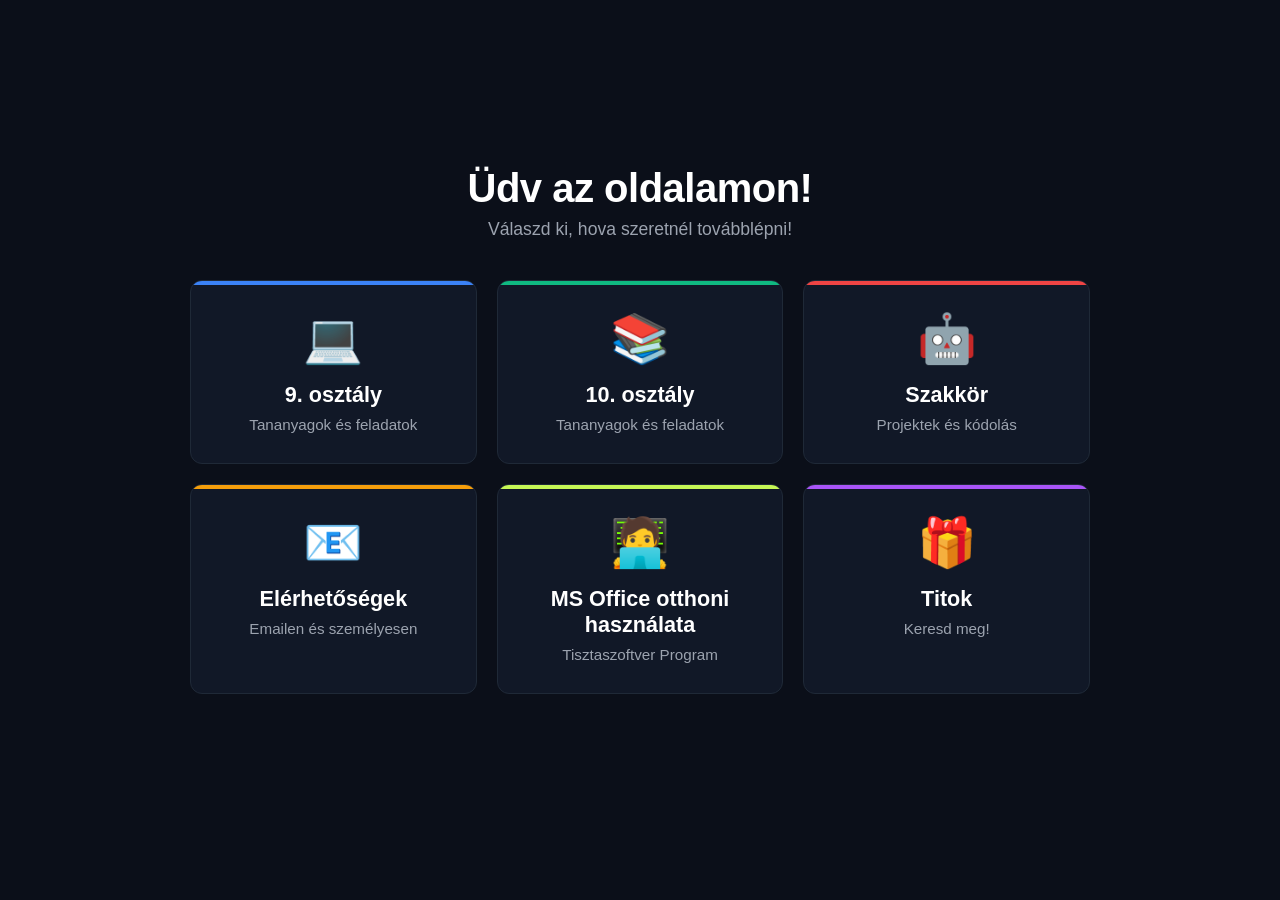
<file: index.html>
<!DOCTYPE html>
<html lang="hu">
<head>
    <meta charset="UTF-8">
    <meta name="viewport" content="width=device-width, initial-scale=1.0">
    <title>Sziráki Vilmos - KZMK</title>
    <link rel="stylesheet" href="theme.css">
    <link rel="shortcut icon" href="favicon.ico" type="image/x-icon">
</head>
<body>

    <div class="container">
        <h1 class="header-title">Üdv az oldalamon!</h1>
        <p class="header-subtitle">Válaszd ki, hova szeretnél továbblépni!</p>

        <div class="card-grid">
            <!-- 9. Osztály -->
            <a href="./9" class="card grade-9">
                <div class="icon">💻</div>
                <h2 class="card-title">9. osztály</h2>
                <p class="card-desc">Tananyagok és feladatok</p>
            </a>

            <!-- 10. Osztály -->
            <a href="./10" class="card grade-10">
                <div class="icon">📚</div>
                <h2 class="card-title">10. osztály</h2>
                <p class="card-desc">Tananyagok és feladatok</p>
            </a>

            <!-- Szakkör -->
            <a href="./sz" class="card robotics">
                <div class="icon">🤖</div>
                <h2 class="card-title">Szakkör</h2>
                <p class="card-desc">Projektek és kódolás</p>
            </a>

            <!-- Elérhetőségek -->
            <div id="contactBtn" class="card contact" style="cursor: pointer;">
                <div class="icon">📧</div>
                <h2 class="card-title">Elérhetőségek</h2>
                <p class="card-desc">Emailen és személyesen</p>
            </div>

            <!-- Tisztaszoftver -->
            <a href="./tisztaszoftver" class="card tisztaszoftver">
                <div class="icon">🧑‍💻</div>
                <h2 class="card-title">MS Office otthoni használata</h2>
                <p class="card-desc">Tisztaszoftver Program</p>
            </a>
            
            <!-- KZMK-informatikai GYIK --.>
            <a href="./gyik" class="card kzmk">
                <div class="icon">🤯</div>
                <h2 class="card-title">Sulis informatikai problémák megoldása</h2>
                <p class="card-desc">Gyakran ismételt kérdések</p>
            </a-->

            <!-- Easter Egg -->
            <div id="easterEggBtn" class="card easter-egg" style="cursor: pointer;">
                <div class="icon">🎁</div>
                <h2 class="card-title">Titok</h2>
                <p class="card-desc">Keresd meg!</p>
                <!-- IP cím -->
            </div>
        </div>
    </div>

    <!-- Felugró ablak (Modal) a kapcsolati adatoknak -->
    <div id="contactModal" class="modal">
        <div class="modal-content">
            <span class="close-btn">&times;</span>
            <h2>Elérhetőségek</h2>
            <div class="contact-info">
                <p><strong>E-mail</strong><a href="mailto:sziraki.vilmos@kzmk.hu" target="_blank" class="email">sziraki.vilmos@kzmk.hu</a></p>
                <p>
                    <strong>Személyesen az iskolában (kb)</strong>
                    <b>Kedden</b> 9:30-11:30<br>
                    <b>Szerdán</b> 9:30-11:30 & 14:00-16:00<br>
                    <b>Pénteken</b> 11:30-14:10
                </p>
            </div>
        </div>
    </div>

    <!-- Felugró ablak (Modal) az Easter Eggnek -->
    <div id="easterEggModal" class="modal">
        <div class="modal-content">
            <span id="closeEasterEgg" class="close-btn">&times;</span>
            <h2>Easter Egg az oldalon</h2>
            <div class="contact-info">
                <p>Ehhez a weboldalhoz kapcsolódóan elrejtettem egy 6 jegyű számsort valahol. Amennyiben ezt megtalálod és elküldöd emailben, jutalomban részesülsz.</p>
            </div>
        </div>
    </div>

    <!-- JavaScript a modal működéséhez -->
    <script>
        // Elemek lekérése
        const modal = document.getElementById("contactModal");
        const btn = document.getElementById("contactBtn");
        const span = document.querySelector(".close-btn");

        // Easter Egg elemek lekérése
        const eeModal = document.getElementById("easterEggModal");
        const eeBtn = document.getElementById("easterEggBtn");
        const eeSpan = document.getElementById("closeEasterEgg");

        // Gomb kattintásra megnyílik az ablak
        btn.onclick = function() {
            modal.style.display = "flex";
        }

        // X-re kattintva bezárul
        span.onclick = function() {
            modal.style.display = "none";
        }

        // Ha a felhasználó a modalon (szürke hátteren) kívülre kattint, akkor is bezárul
        window.onclick = function(event) {
            if (event.target === modal) {
                modal.style.display = "none";
            }
        }

        // Gomb kattintásra megnyílik az ablak
        eeBtn.onclick = function() {
            eeModal.style.display = "flex";
        }

        // X-re kattintva bezárul
        eeSpan.onclick = function() {
            eeModal.style.display = "none";
        }

        // Ablakon kívüli kattintás kezelése az új modalhoz
        window.addEventListener("click", function(event) {
            if (event.target === eeModal) {
                eeModal.style.display = "none";
            }
        });
    </script>

</body>
</html>
</file>
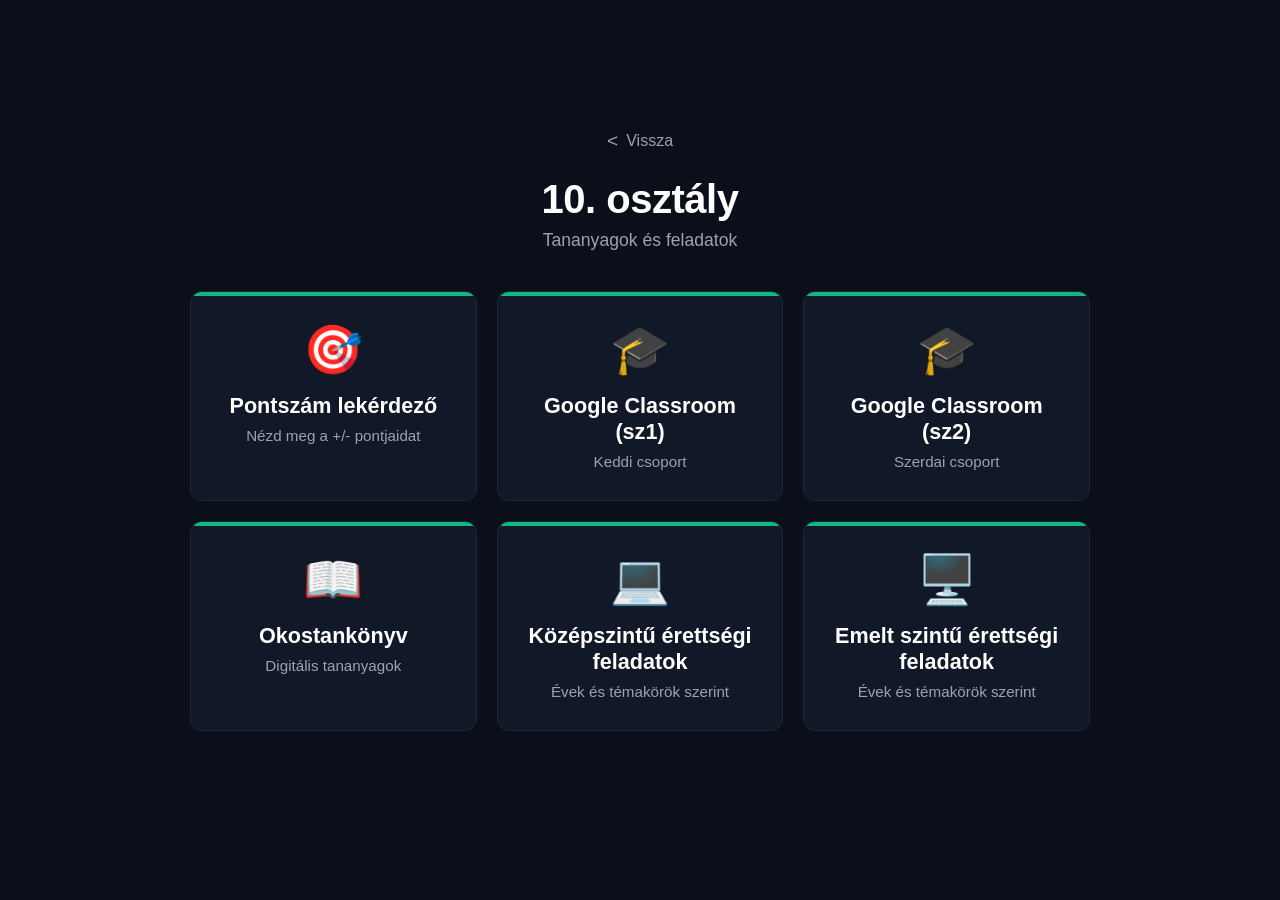
<file: 10/index.html>
<!DOCTYPE html>
<html lang="hu">
<head>
    <meta charset="UTF-8">
    <meta name="viewport" content="width=device-width, initial-scale=1.0">
    <title>10. osztály - SzV::KZMK</title>
    <link rel="stylesheet" href="../theme.css">
    <link rel="stylesheet" href="style.css">
    <link rel="shortcut icon" href="../favicon.ico" type="image/x-icon">
</head>
<body>

    <div class="container">
        
        <!-- Vissza gomb -->
        <a href=".." class="back-btn">
            <span class="back-arrow">&lt;</span> Vissza
        </a>

        <h1 class="header-title">10. osztály</h1>
        <p class="header-subtitle">Tananyagok és feladatok</p>

        <!-- Kártyák / Csempék a kezdőlaphoz hasonlóan -->
        <div class="card-grid">
            <!-- Pontszám Lekérdező -->
            <a href="javascript:void(0)" id="openQueryBtn" class="card grade-10">
                <div class="icon">🎯</div>
                <h2 class="card-title">Pontszám lekérdező</h2>
                <p class="card-desc">Nézd meg a +/- pontjaidat</p>
            </a>

            <!-- Google Classroom 1 -->
            <a href="https://classroom.google.com/c/ODc2NDExNjA5OTk4" target="_blank" class="card grade-10">
                <div class="icon">🎓</div>
                <h2 class="card-title">Google Classroom (sz1)</h2>
                <p class="card-desc">Keddi csoport</p>
            </a>

            <!-- Google Classroom 2 -->
            <a href="https://classroom.google.com/c/ODc2NDMyOTgwMDA4" target="_blank" class="card grade-10">
                <div class="icon">🎓</div>
                <h2 class="card-title">Google Classroom (sz2)</h2>
                <p class="card-desc">Szerdai csoport</p>
            </a>

            <!-- Okostankönyv -->
            <a href="https://www.nkp.hu/tankonyv/digitalis_kultura_10_nat2020/" target="_blank" class="card grade-10">
                <div class="icon">📖</div>
                <h2 class="card-title">Okostankönyv</h2>
                <p class="card-desc">Digitális tananyagok</p>
            </a>

            <!-- Középszintű érettségi feladatok -->
            <a href="http://informatika.fazekas.hu/erettsegi/kozepszintu-feladatok/" target="_blank" class="card grade-10">
                <div class="icon">💻</div>
                <h2 class="card-title">Középszintű érettségi feladatok</h2>
                <p class="card-desc">Évek és témakörök szerint</p>
            </a>

            <!-- Emelt szintű érettségi feladatok -->
            <a href="http://informatika.fazekas.hu/erettsegi/emelt-szintu-feladatok/" target="_blank" class="card grade-10">
                <div class="icon">🖥️</div>
                <h2 class="card-title">Emelt szintű érettségi feladatok</h2>
                <p class="card-desc">Évek és témakörök szerint</p>
            </a>
        </div>
    </div>

    <!-- Pontszám Lekérdező Modal -->
    <div id="queryModal" class="modal">
        <div class="modal-content modal-body">
            <span class="close-btn" id="closeQueryModal">&times;</span>
            <h2 style="text-align: center; margin-bottom: 20px; color: var(--text-white);">+/- pontszám lekérdezése</h2>
            
            <form id="queryForm">
                <div class="form-group">
                    <input type="text" id="omInput" name="om" maxlength="11" placeholder="OM azonosító" required>
                </div>
                <button type="submit" class="btn-query" style="width: 100%;">Lekérdezés</button>
            </form>

            <!-- Eredmény Megjelenítő -->
            <div id="resultContainer" style="display: none;">
                <div id="scoreDisplay" class="huge-score">0</div>
                <div id="nameDisplay" class="student-name">Név</div>
                
                <div class="scale-wrapper">
                    <div class="scale-labels">
                        <span style="color: var(--color-robotics);">elégtelen</span>
                        <span style="color: var(--color-grade-10);">jeles</span>
                    </div>
                    <div class="scale-bar">
                        <div id="scaleMarker" class="scale-marker"></div>
                    </div>
                </div>
            </div>
            
            <!-- Hibaüzenet doboz -->
            <p id="errorMsg" style="color: var(--color-robotics); font-weight: bold; margin-top: 15px; display: none;"></p>
        </div>
    </div>

    <script>
        /* =========================================
           PONTSZÁM LEKÉRDEZŐ LOGIKA
           ========================================= */
        const queryModal = document.getElementById('queryModal');
        const openQueryBtn = document.getElementById('openQueryBtn');
        const closeQueryModal = document.getElementById('closeQueryModal');
        const queryForm = document.getElementById('queryForm');
        const errorMsg = document.getElementById('errorMsg');
        
        openQueryBtn.onclick = (e) => { 
            e.preventDefault();
            queryModal.style.display = "flex"; 
            document.getElementById('resultContainer').style.display = 'none';
            errorMsg.style.display = 'none';
            queryForm.style.display = 'block';
            document.getElementById('omInput').value = '';
        }
        closeQueryModal.onclick = () => { queryModal.style.display = "none"; }
        window.onclick = (event) => { if (event.target === queryModal) queryModal.style.display = "none"; }

        function getColorForScore(score) {
            if (score <= -2) return "var(--color-robotics)"; 
            if (score == -1) return "#fbbf24"; 
            if (score >= 0 && score <= 1) return "var(--color-grade-9)"; 
            if (score >= 2) return "var(--color-grade-10)"; 
            return "var(--text-white)";
        }

        queryForm.addEventListener('submit', function(e) {
            e.preventDefault();

            const omId = document.getElementById('omInput').value.trim();
            const submitBtn = queryForm.querySelector('button[type="submit"]');
            const resultContainer = document.getElementById('resultContainer');
            const scoreDisplay = document.getElementById('scoreDisplay');
            const nameDisplay = document.getElementById('nameDisplay');
            const scaleMarker = document.getElementById('scaleMarker');

            if (!/^7[0-9]{10}$/.test(omId)) {
                errorMsg.innerText = "hibás formátum";
                errorMsg.style.display = 'block';
                return; 
            }

            const scriptUrl = 'https://script.google.com/macros/s/AKfycbwErLNZ2gQLQfR773OTwty5i-ULUDzqY3MwZN5nLOlqk5XrmnsEG9dGh8dJBu7f0y_F/exec'; 

            submitBtn.innerText = 'Keresés...';
            submitBtn.disabled = true;
            errorMsg.style.display = 'none';

            fetch(`${scriptUrl}?om=${omId}&osztaly=10`)
                .then(response => response.json())
                .then(data => {
                    submitBtn.innerText = 'Lekérdezés';
                    submitBtn.disabled = false;
                    
                    if (data.success) {
                        queryForm.style.display = 'none'; 
                        resultContainer.style.display = 'block'; 
                        
                        const score = parseInt(data.pont, 10) || 0;
                        const finalScore = score > 3 ? 3 : (score < -3 ? -3 : score); 
                        
                        scoreDisplay.innerText = finalScore > 0 ? `+${finalScore}` : finalScore;
                        scoreDisplay.style.color = getColorForScore(finalScore);
                        nameDisplay.innerText = data.nev;

                        const percentage = ((finalScore + 3) / 6) * 100;
                        
                        setTimeout(() => {
                            scaleMarker.style.left = `${percentage}%`;
                            scaleMarker.style.borderColor = getColorForScore(finalScore);
                        }, 100);

                    } else {
                        errorMsg.innerText = data.message;
                        errorMsg.style.display = 'block';
                    }
                })
                .catch(error => {
                    submitBtn.innerText = 'Lekérdezés';
                    submitBtn.disabled = false;
                    errorMsg.innerText = "Hálózati hiba.";
                    errorMsg.style.display = 'block';
                });
        });
    </script>
</body>
</html>
</file>
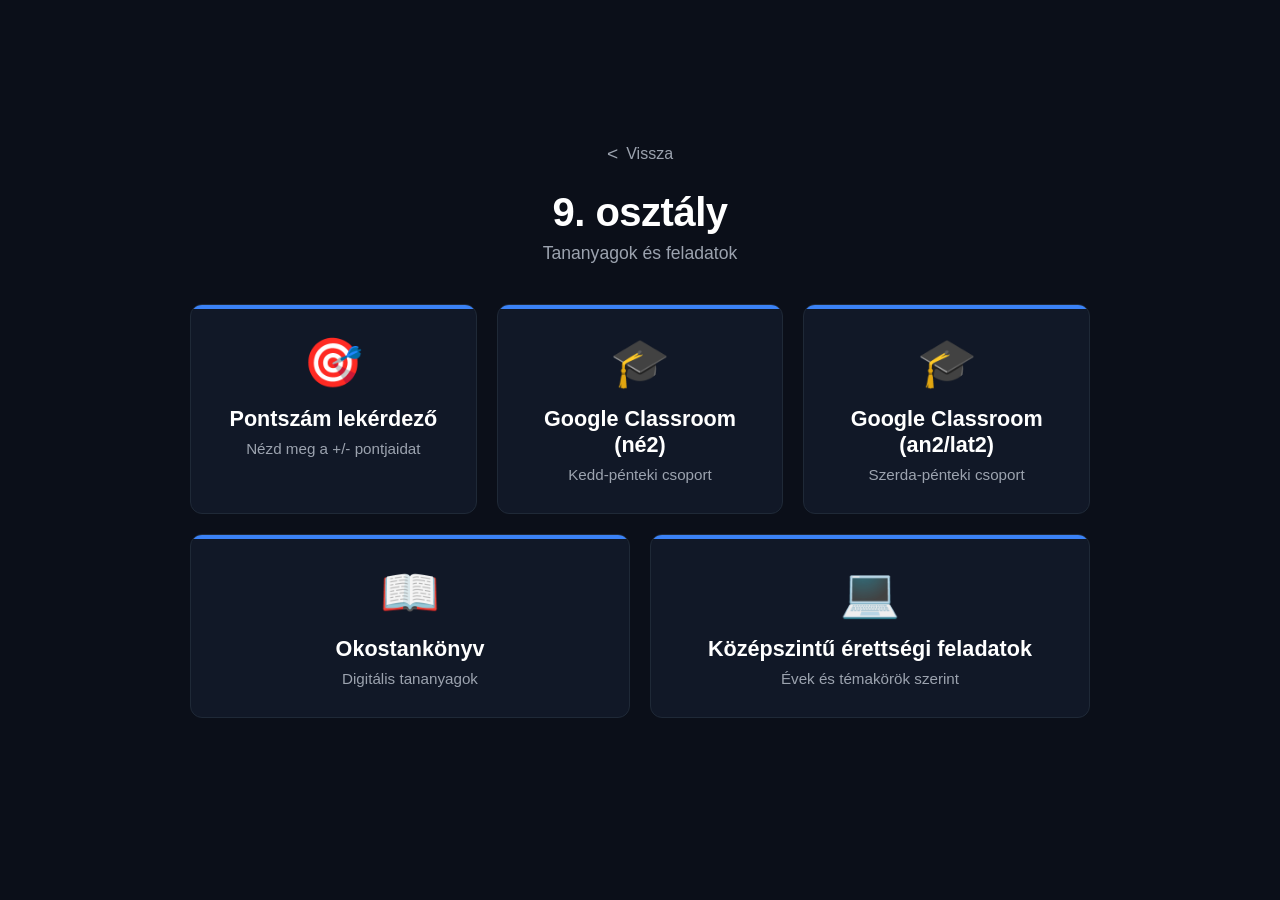
<file: 9/index.html>
<!DOCTYPE html>
<html lang="hu">
<head>
    <meta charset="UTF-8">
    <meta name="viewport" content="width=device-width, initial-scale=1.0">
    <title>9. osztály - SzV::KZMK</title>
    <link rel="stylesheet" href="../theme.css">
    <link rel="stylesheet" href="style.css">
    <link rel="shortcut icon" href="../favicon.ico" type="image/x-icon">
</head>
<body>

    <div class="container">
        
        <!-- Vissza gomb -->
        <a href=".." class="back-btn">
            <span class="back-arrow">&lt;</span> Vissza
        </a>

        <h1 class="header-title">9. osztály</h1>
        <p class="header-subtitle">Tananyagok és feladatok</p>

        <!-- Kártyák / Csempék a kezdőlaphoz hasonlóan -->
        <div class="card-grid">
            <!-- Pontszám Lekérdező -->
            <a href="javascript:void(0)" id="openQueryBtn" class="card grade-9">
                <div class="icon">🎯</div>
                <h2 class="card-title">Pontszám lekérdező</h2>
                <p class="card-desc">Nézd meg a +/- pontjaidat</p>
            </a>

            <!-- Google Classroom 1 -->
            <a href="https://classroom.google.com/c/ODc2MzI3MjMyNzAx" target="_blank" class="card grade-9">
                <div class="icon">🎓</div>
                <h2 class="card-title">Google Classroom (né2)</h2>
                <p class="card-desc">Kedd-pénteki csoport</p>
            </a>

            <!-- Google Classroom 2 -->
            <a href="https://classroom.google.com/c/ODc2MzI3Mzg2NjYw" target="_blank" class="card grade-9">
                <div class="icon">🎓</div>
                <h2 class="card-title">Google Classroom (an2/lat2)</h2>
                <p class="card-desc">Szerda-pénteki csoport</p>
            </a>

            <!-- Okostankönyv -->
            <a href="https://www.nkp.hu/tankonyv/digitalis_kultura_9_nat2020/" target="_blank" class="card grade-9">
                <div class="icon">📖</div>
                <h2 class="card-title">Okostankönyv</h2>
                <p class="card-desc">Digitális tananyagok</p>
            </a>

            <!-- Középszintű érettségi feladatok -->
            <a href="http://informatika.fazekas.hu/erettsegi/kozepszintu-feladatok/" target="_blank" class="card grade-9">
                <div class="icon">💻</div>
                <h2 class="card-title">Középszintű érettségi feladatok</h2>
                <p class="card-desc">Évek és témakörök szerint</p>
            </a>
        </div>
    </div>

    <!-- Pontszám Lekérdező Modal -->
    <div id="queryModal" class="modal">
        <div class="modal-content modal-body">
            <span class="close-btn" id="closeQueryModal">&times;</span>
            <h2 style="text-align: center; margin-bottom: 20px; color: var(--text-white);">+/- pontszám lekérdezése</h2>
            
            <form id="queryForm">
                <div class="form-group">
                    <input type="text" id="omInput" name="om" maxlength="11" placeholder="OM azonosító" required>
                </div>
                <button type="submit" class="btn-query" style="width: 100%;">Lekérdezés</button>
            </form>

            <!-- Eredmény Megjelenítő -->
            <div id="resultContainer" style="display: none;">
                <div id="scoreDisplay" class="huge-score">0</div>
                <div id="nameDisplay" class="student-name">Név</div>
                
                <div class="scale-wrapper">
                    <div class="scale-labels">
                        <span style="color: var(--color-robotics);">elégtelen</span>
                        <span style="color: var(--color-grade-10);">jeles</span>
                    </div>
                    <div class="scale-bar">
                        <div id="scaleMarker" class="scale-marker"></div>
                    </div>
                </div>
            </div>
            
            <!-- Hibaüzenet doboz -->
            <p id="errorMsg" style="color: var(--color-robotics); font-weight: bold; margin-top: 15px; display: none;"></p>
        </div>
    </div>

    <script>
        /* =========================================
           PONTSZÁM LEKÉRDEZŐ LOGIKA
           ========================================= */
        const queryModal = document.getElementById('queryModal');
        const openQueryBtn = document.getElementById('openQueryBtn');
        const closeQueryModal = document.getElementById('closeQueryModal');
        const queryForm = document.getElementById('queryForm');
        const errorMsg = document.getElementById('errorMsg');
        
        openQueryBtn.onclick = (e) => { 
            e.preventDefault();
            queryModal.style.display = "flex"; 
            document.getElementById('resultContainer').style.display = 'none';
            errorMsg.style.display = 'none';
            queryForm.style.display = 'block';
            document.getElementById('omInput').value = '';
        }
        closeQueryModal.onclick = () => { queryModal.style.display = "none"; }
        window.onclick = (event) => { if (event.target === queryModal) queryModal.style.display = "none"; }

        function getColorForScore(score) {
            if (score <= -3) return "var(--color-robotics)"; 
            if (score >= -2 && score <= -1) return "#fbbf24"; 
            if (score >= 0 && score <= 2) return "var(--color-grade-9)"; 
            if (score >= 3) return "var(--color-grade-10)"; 
            return "var(--text-white)";
        }

        queryForm.addEventListener('submit', function(e) {
            e.preventDefault();

            const omId = document.getElementById('omInput').value.trim();
            const submitBtn = queryForm.querySelector('button[type="submit"]');
            const resultContainer = document.getElementById('resultContainer');
            const scoreDisplay = document.getElementById('scoreDisplay');
            const nameDisplay = document.getElementById('nameDisplay');
            const scaleMarker = document.getElementById('scaleMarker');

            if (!/^7[0-9]{10}$/.test(omId)) {
                errorMsg.innerText = "hibás formátum";
                errorMsg.style.display = 'block';
                return; 
            }

            const scriptUrl = 'https://script.google.com/macros/s/AKfycbwErLNZ2gQLQfR773OTwty5i-ULUDzqY3MwZN5nLOlqk5XrmnsEG9dGh8dJBu7f0y_F/exec'; 

            submitBtn.innerText = 'Keresés...';
            submitBtn.disabled = true;
            errorMsg.style.display = 'none';

            fetch(`${scriptUrl}?om=${omId}&osztaly=9`)
                .then(response => response.json())
                .then(data => {
                    submitBtn.innerText = 'Lekérdezés';
                    submitBtn.disabled = false;
                    
                    if (data.success) {
                        queryForm.style.display = 'none'; 
                        resultContainer.style.display = 'block'; 
                        
                        const score = parseInt(data.pont, 10) || 0;
                        const finalScore = score > 5 ? 5 : (score < -5 ? -5 : score); 
                        
                        scoreDisplay.innerText = finalScore > 0 ? `+${finalScore}` : finalScore;
                        scoreDisplay.style.color = getColorForScore(finalScore);
                        nameDisplay.innerText = data.nev;

                        const percentage = ((finalScore + 5) / 10) * 100;
                        
                        setTimeout(() => {
                            scaleMarker.style.left = `${percentage}%`;
                            scaleMarker.style.borderColor = getColorForScore(finalScore);
                        }, 100);

                    } else {
                        errorMsg.innerText = data.message;
                        errorMsg.style.display = 'block';
                    }
                })
                .catch(error => {
                    submitBtn.innerText = 'Lekérdezés';
                    submitBtn.disabled = false;
                    errorMsg.innerText = "Hálózati hiba.";
                    errorMsg.style.display = 'block';
                });
        });
    </script>
</body>
</html>
</file>
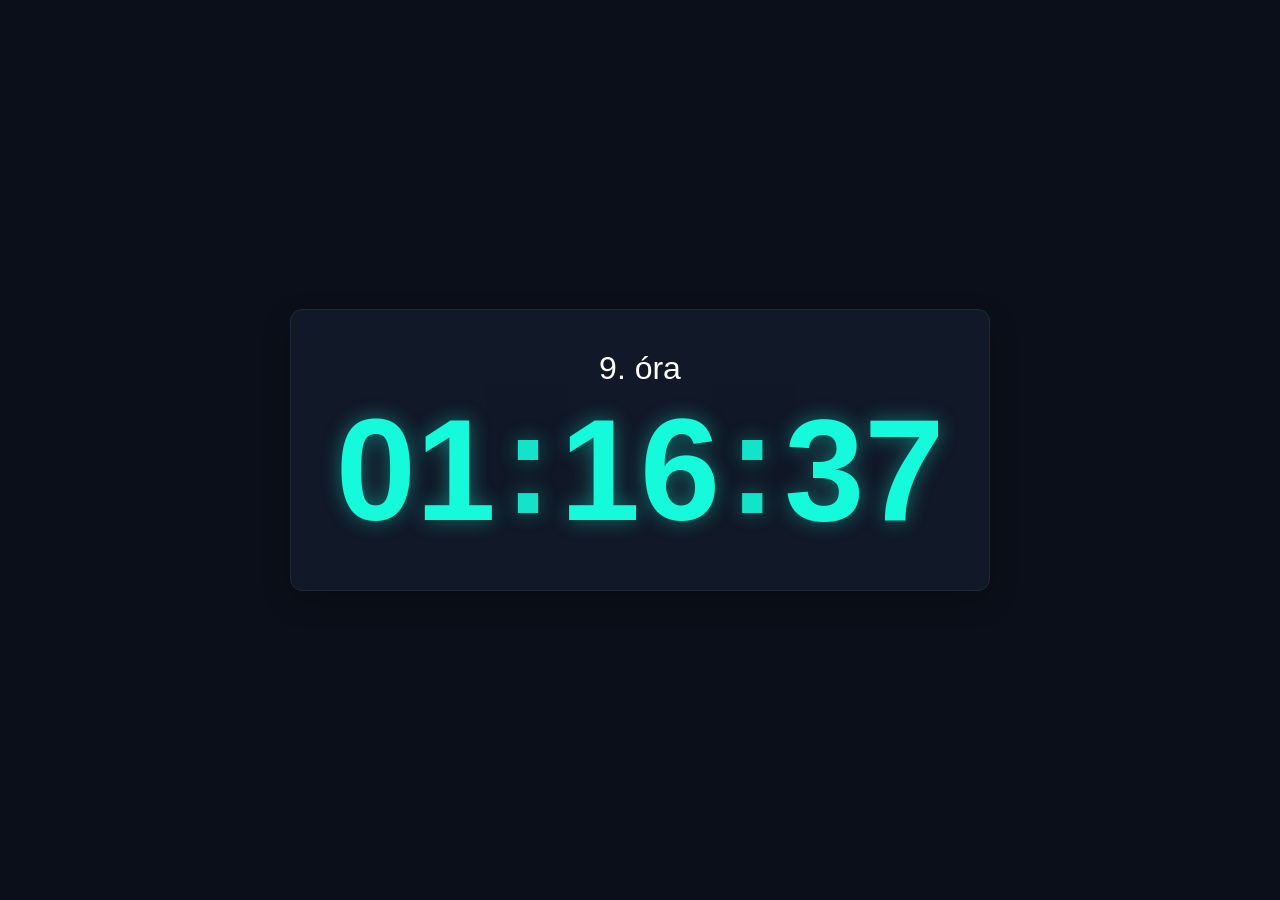
<file: ora/index.html>
<!DOCTYPE html>
<html lang="hu">
<head>
    <meta charset="UTF-8">
    <meta name="viewport" content="width=device-width, initial-scale=1.0">
    <title>Csengetési Rend - SzV::KZMK</title>
    <link rel="stylesheet" href="/theme.css">
    <link rel="shortcut icon" href="/favicon.ico" type="image/x-icon">
    <link rel="stylesheet" href="style.css">
</head>
<body>

    <div class="container">
        <div class="text-page" style="margin: 0 auto;">
            <div class="content-card timer-card">
                <div class="status-text" id="status-text">Betöltés...</div>
                <div class="timer-display" id="timer-display">
                    <div class="time-part">--</div>
                    <div class="colon">:</div>
                    <div class="time-part">--</div>
                </div>
            </div>
        </div>
    </div>

    <script src="script.js"></script>
</body>
</html>
</file>
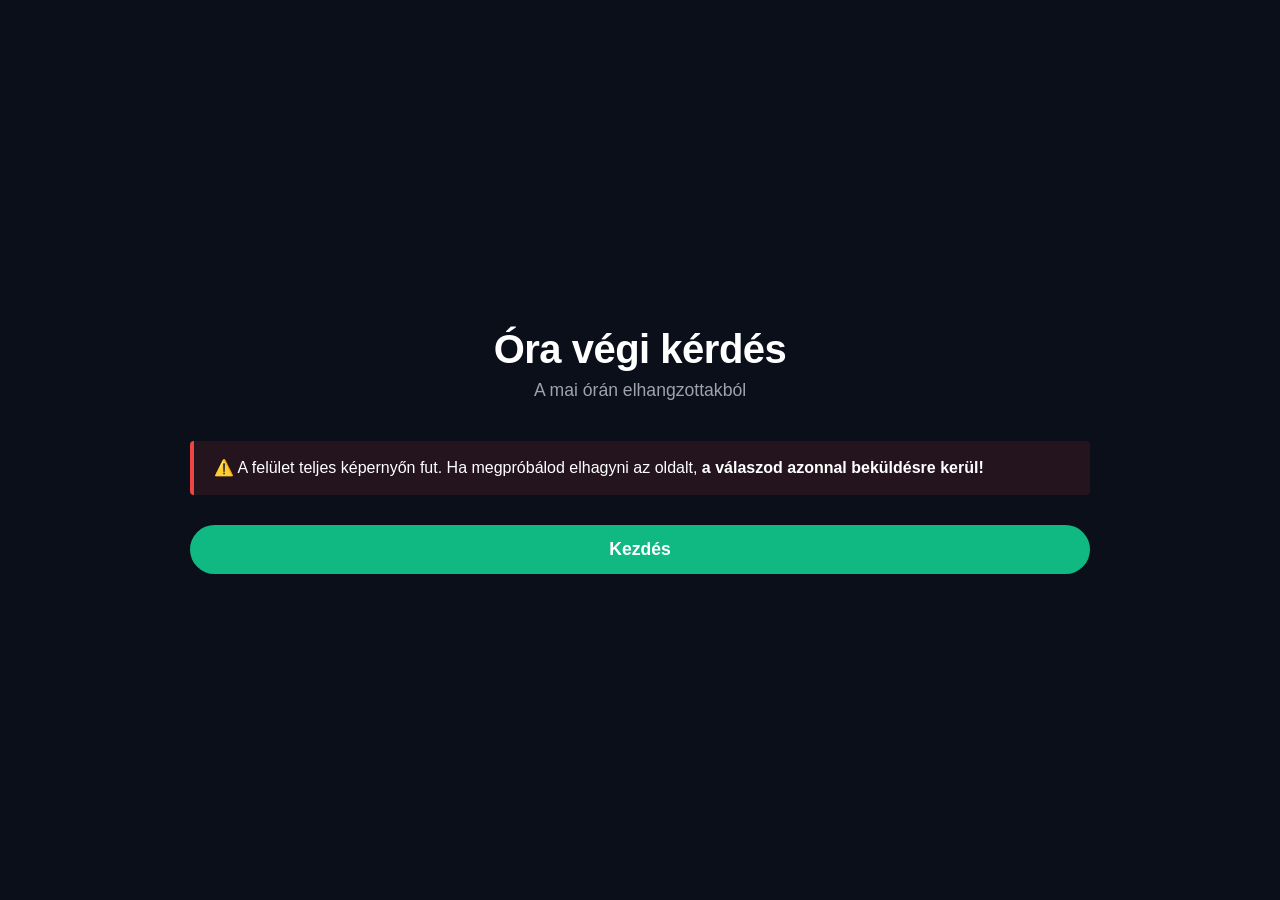
<file: oravegi/index.html>
<!DOCTYPE html>
<html lang="hu">
<head>
    <meta charset="UTF-8">
    <meta name="viewport" content="width=device-width, initial-scale=1.0">
    <title>Óra végi kérdés - SzV::KZMK</title>
    <link rel="shortcut icon" href="../favicon.ico" type="image/x-icon">
    
    <link rel="stylesheet" href="../theme.css"> 
    <link rel="stylesheet" href="style.css">
</head>
<body>

    <div class="container">
        
        <div id="start-screen">
            <h1 class="header-title">Óra végi kérdés</h1>
            <p class="header-subtitle">A mai órán elhangzottakból</p>
            <div class="info-box-alert">
                ⚠️ A felület teljes képernyőn fut. Ha megpróbálod elhagyni az oldalt, <strong>a válaszod azonnal beküldésre kerül!</strong>
            </div>
            <button id="start-btn" class="btn-primary" style="background-color: var(--color-grade-10);">Kezdés</button>
        </div>

        <div id="loading-indicator">
            <div class="content-card">
                <div class="loader"></div>
                <p style="margin-top: 15px; font-size: 1.2rem; text-align: center;">Kérdés betöltése...</p>
                <div id="error-msg" style="color: var(--color-robotics); margin-top: 15px; display: none; font-weight: bold;"></div>
            </div>
        </div>

        <div id="email-screen">
            <div class="content-card">
                <h2 style="color: var(--color-grade-9); margin-bottom: 25px;">Email cím</h2>
                <div class="form-group">
                    <label for="student-email">Add meg a sulis email címed:</label>
                    <input type="email" id="student-email" placeholder="pelda@kzmk.hu" autocomplete="off">
                    <div id="email-error-msg"></div>
                </div>
                <button id="email-btn" class="btn-primary">Tovább a kérdéshez</button>
            </div>
        </div>

        <div id="quiz-container">
            <div class="content-card">
                <h2 style="color: var(--color-grade-10); margin-bottom: 25px;">Óra végi kérdés</h2>
                <form id="quiz-form">
                    <div class="form-group">
                        <label id="question-label" for="answer-input">Kérdés helye...</label>
                        <textarea id="answer-input" placeholder="Ide írd a válaszod..."></textarea>
                    </div>
                    <button type="button" id="submit-btn" class="btn-primary" style="margin-top: 10px;">Kész, beküldöm!</button>
                </form>
            </div>
        </div>

        <div id="result-screen"></div>

    </div>

    <script>
        // IDE ILLESZD BE AZ APPS SCRIPT WEBALKALMAZÁS LINKJÉT!
        const APPS_SCRIPT_URL = 'https://script.google.com/macros/s/AKfycbx-QO42pDT6aR_jSK2EQio1zFTw9q-RJZ0u5-3M2QIQ1m2m9xQYAFFGuRtJmvp3bHiq9A/exec';

        let quizActive = false;
        let isSubmitting = false;
        let loadedQuestion = "";
        let studentEmail = "";

        const screens = {
            start: document.getElementById('start-screen'),
            loading: document.getElementById('loading-indicator'),
            email: document.getElementById('email-screen'),
            quiz: document.getElementById('quiz-container'),
            result: document.getElementById('result-screen')
        };
        const errorMsg = document.getElementById('error-msg');
        const emailErrorMsg = document.getElementById('email-error-msg');

        function showScreen(screenName) {
            Object.values(screens).forEach(s => s.style.display = 'none');
            screens[screenName].style.display = 'block';
        }

        // --- 1. Indítás és Kérdés lekérése ---
        document.getElementById('start-btn').addEventListener('click', () => {
            document.documentElement.requestFullscreen().then(() => {
                showScreen('loading');
                // FIGYELEM: A quizActive = true; innen kikerült!
                // Csak akkor aktiváljuk a védelmet, ha már a kérdésnél jár.
                
                fetch(APPS_SCRIPT_URL)
                    .then(response => response.text())
                    .then(text => {
                        if(text.includes("Hiba:")) {
                            errorMsg.innerText = text;
                            errorMsg.style.display = 'block';
                        } else {
                            loadedQuestion = text;
                            document.getElementById('question-label').innerText = loadedQuestion;
                            showScreen('email');
                            document.getElementById('student-email').focus();
                        }
                    })
                    .catch(error => {
                        errorMsg.innerText = "Hálózati hiba történt a kérdés betöltése során.";
                        errorMsg.style.display = 'block';
                    });
            }).catch((err) => {
                alert(`Hiba a teljes képernyő megnyitásakor. Kérlek, engedélyezd a böngésződben!`);
            });
        });

        // --- 2. Email megadása (Fókuszvesztés nélkül, inline hibával) ---
        const emailBtn = document.getElementById('email-btn');
        const emailInput = document.getElementById('student-email');

        emailBtn.addEventListener('click', proceedToQuestion);

        emailInput.addEventListener('keypress', function (e) {
            if (e.key === 'Enter') {
                e.preventDefault();
                proceedToQuestion();
            }
        });

        function proceedToQuestion() {
            studentEmail = emailInput.value.trim();
            emailErrorMsg.style.display = 'none'; // Hibajelzés alaphelyzetbe állítása
            
            if (!studentEmail) {
                emailErrorMsg.innerText = "Kérlek, add meg az email címed!";
                emailErrorMsg.style.display = 'block';
                return;
            }
            // Szigorú @kzmk.hu végződés ellenőrzése
            if (!studentEmail.endsWith('@kzmk.hu')) {
                emailErrorMsg.innerText = "Kizárólag iskolai email címet használhatsz!";
                emailErrorMsg.style.display = 'block';
                return;
            }

            showScreen('quiz');
            document.getElementById('answer-input').focus();
            
            quizActive = true; 
        }

        // --- 3. Beküldés (Adatok elküldése - POST) ---
        function submitQuiz(reason, isPenalty = false) {
            if (!quizActive || isSubmitting) return;
            isSubmitting = true; 
            quizActive = false;
            
            const answerText = document.getElementById('answer-input').value.trim();
            const statusText = isPenalty ? "szabálytalan" : "szabályos";

            const submitData = {
                email: studentEmail || "-",
                valasz: answerText || "[Üresen hagyott válasz]",
                statusz: statusText
            };
            
            fetch(APPS_SCRIPT_URL, {
                method: 'POST',
                headers: { 'Content-Type': 'text/plain;charset=utf-8' }, 
                body: JSON.stringify(submitData),
                keepalive: true 
            }).then(res => res.json())
              .then(data => {
                  if(data.error) console.error("Script hiba: ", data.error);
              })
              .catch(err => console.error(err));

            if (isPenalty && reason !== 'Böngésző fül bezárása') {
                alert("A rendszer szabályszegést észlelt (" + reason + "), ezért a válaszodat automatikusan beküldtük!");
            }

            if (document.fullscreenElement) {
                document.exitFullscreen().catch(err => console.log(err));
            }

            let resultHtml = '';
            if (isPenalty) {
                resultHtml = `
                    <div class="content-card" style="border-top: 5px solid var(--color-robotics);">
                        <h2 style="color: var(--color-robotics); margin-bottom: 15px;">Lezárva!</h2>
                        <p style="margin-bottom: 10px;">A válaszodat a rendszer automatikusan beküldte:</p>
                        <p style="color: var(--color-robotics); font-weight: bold; font-size: 1.1rem; margin-bottom: 20px;">${reason}</p>
                    </div>`;
            } else {
                resultHtml = `
                    <div class="content-card" style="border-top: 5px solid var(--color-grade-10);">
                        <h2 style="color: var(--color-grade-10); margin-bottom: 10px;">Beküldve!</h2>
                        <p style="color: var(--text-muted); margin-bottom: 20px;">A válaszodat rögzítettük és elküldtük neked emailben.</p>
                    </div>`;
            }

            screens.result.innerHTML = resultHtml;
            showScreen('result');
            
            setTimeout(() => { isSubmitting = false; }, 500);
        }

        document.getElementById('submit-btn').addEventListener('click', () => { 
            submitQuiz('Beküldés gombra kattintás', false); 
        });

        // --- 4. Csalásvédelem (Csak quizActive = true esetén futnak le) ---
        window.addEventListener('beforeunload', (e) => {
            if (quizActive && !isSubmitting) {
                submitQuiz('Böngésző fül bezárása', true);
                e.preventDefault();
                e.returnValue = ''; 
            }
        });

        document.addEventListener('visibilitychange', () => {
            if (document.visibilityState === 'hidden' && quizActive && !isSubmitting) {
                submitQuiz('Másik fülre/alkalmazásba váltás', true);
            }
        });

        window.addEventListener('blur', () => {
            if (quizActive && !isSubmitting) {
                submitQuiz('Fókusz elvesztése (Tálcára rakás/Alt+Tab/Felugró ablak)', true);
            }
        });

        document.addEventListener('fullscreenchange', () => {
            if (!document.fullscreenElement && quizActive && !isSubmitting) {
                submitQuiz('Kilépés a teljes képernyőből (ESC)', true);
            }
        });

        window.addEventListener('keydown', (e) => {
            if (e.altKey && (e.key === 'F4' || e.keyCode === 115)) {
                if (quizActive && !isSubmitting) {
                    e.preventDefault(); 
                    confirm("Figyelem! Megpróbáltad bezárni az ablakot (Alt+F4). A válaszodat automatikusan beküldjük!");
                    submitQuiz('Erőszakos bezárás', true);
                }
            }
        });
    </script>
</body>
</html>
</file>
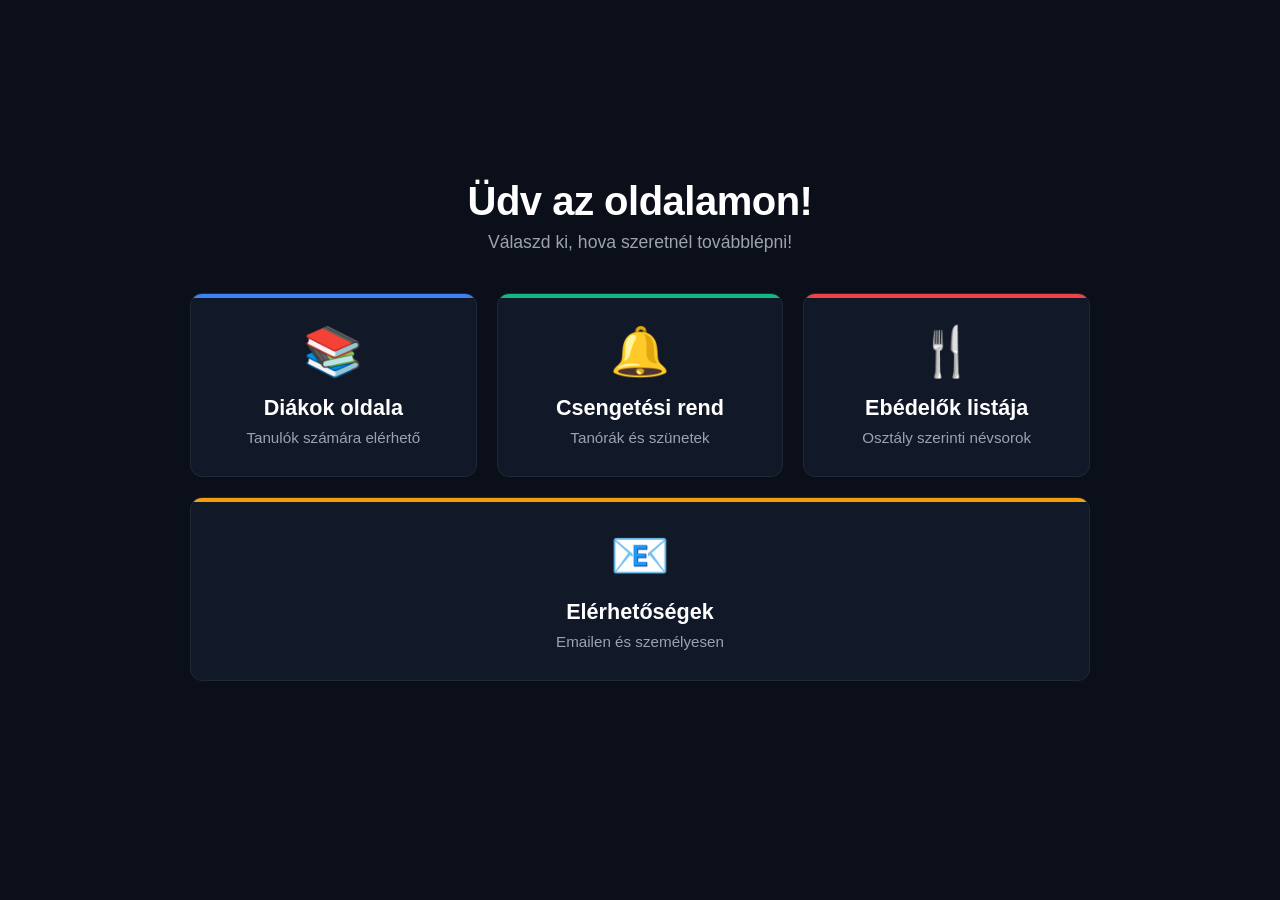
<file: t/index.html>
<!DOCTYPE html>
<html lang="hu">
<head>
    <meta charset="UTF-8">
    <meta name="viewport" content="width=device-width, initial-scale=1.0">
    <title>Sziráki Vilmos - KZMK</title>
    <link rel="stylesheet" href="/theme.css">
    <link rel="shortcut icon" href="/favicon.ico" type="image/x-icon">
</head>
<body>

    <div class="container">
        <h1 class="header-title">Üdv az oldalamon!</h1>
        <p class="header-subtitle">Válaszd ki, hova szeretnél továbblépni!</p>

        <div class="card-grid">
            <!-- Diákok oldala -->
            <a href="/" target="_blank" class="card grade-9">
                <div class="icon">📚</div>
                <h2 class="card-title">Diákok oldala</h2>
                <p class="card-desc">Tanulók számára elérhető</p>
            </a>

            <!-- Csengetési rend -->
            <a href="./ora/" target="_blank" class="card grade-10">
                <div class="icon">🔔</div>
                <h2 class="card-title">Csengetési rend</h2>
                <p class="card-desc">Tanórák és szünetek</p>
            </a>

            <!-- Ebéd -->
            <a href="./ebed/" target="_blank" class="card robotics">
                <div class="icon">🍴</div>
                <h2 class="card-title">Ebédelők listája</h2>
                <p class="card-desc">Osztály szerinti névsorok</p>
            </a>

            <!-- Elérhetőségek -->
            <div id="contactBtn" class="card contact" style="cursor: pointer;">
                <div class="icon">📧</div>
                <h2 class="card-title">Elérhetőségek</h2>
                <p class="card-desc">Emailen és személyesen</p>
            </div>
        </div>
    </div>

    <!-- Felugró ablak (Modal) a kapcsolati adatoknak -->
    <div id="contactModal" class="modal">
        <div class="modal-content">
            <span class="close-btn">&times;</span>
            <h2>Elérhetőségek</h2>
            <div class="contact-info">
                <p><strong>E-mail</strong><a href="mailto:sziraki.vilmos@kzmk.hu" target="_blank" class="email">sziraki.vilmos@kzmk.hu</a></p>
                <p>
                    <strong>Személyesen az iskolában (kb)</strong>
                    <b>Kedden</b> 9:30-11:30<br>
                    <b>Szerdán</b> 9:30-11:30 & 14:00-16:00<br>
                    <b>Pénteken</b> 11:30-14:10
                </p>
            </div>
        </div>
    </div>

    <!-- JavaScript a modal működéséhez -->
    <script>
        // Elemek lekérése
        const modal = document.getElementById("contactModal");
        const btn = document.getElementById("contactBtn");
        const span = document.querySelector(".close-btn");

        // Easter Egg elemek lekérése
        const eeModal = document.getElementById("easterEggModal");
        const eeBtn = document.getElementById("easterEggBtn");
        const eeSpan = document.getElementById("closeEasterEgg");

        // Gomb kattintásra megnyílik az ablak
        btn.onclick = function() {
            modal.style.display = "flex";
        }

        // X-re kattintva bezárul
        span.onclick = function() {
            modal.style.display = "none";
        }

        // Ha a felhasználó a modalon (szürke hátteren) kívülre kattint, akkor is bezárul
        window.onclick = function(event) {
            if (event.target === modal) {
                modal.style.display = "none";
            }
        }

        // Gomb kattintásra megnyílik az ablak
        eeBtn.onclick = function() {
            eeModal.style.display = "flex";
        }

        // X-re kattintva bezárul
        eeSpan.onclick = function() {
            eeModal.style.display = "none";
        }

        // Ablakon kívüli kattintás kezelése az új modalhoz
        window.addEventListener("click", function(event) {
            if (event.target === eeModal) {
                eeModal.style.display = "none";
            }
        });
    </script>

</body>
</html>
</file>
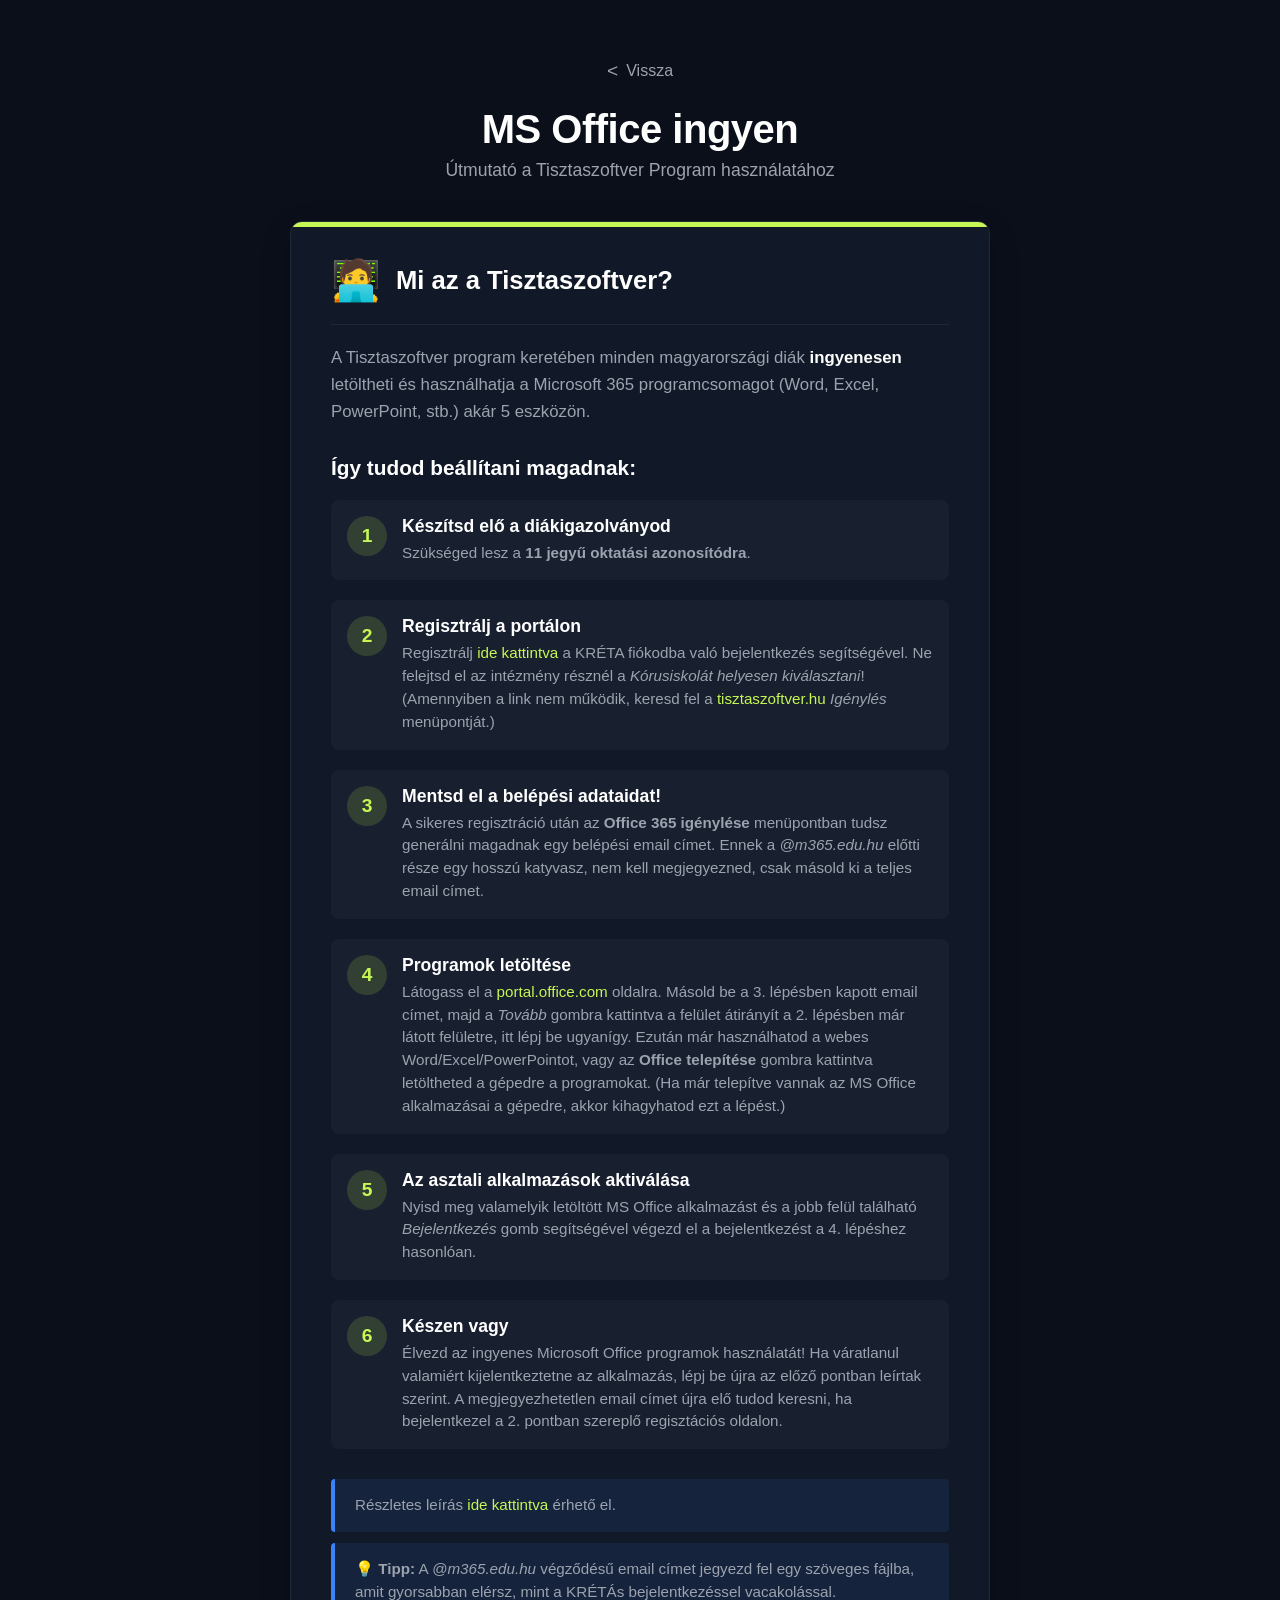
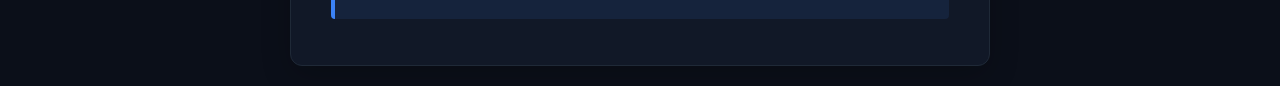
<file: tisztaszoftver/index.html>
<!DOCTYPE html>
<html lang="hu">
<head>
    <meta charset="UTF-8">
    <meta name="viewport" content="width=device-width, initial-scale=1.0">
    <title>Tisztaszoftver - SzV::KZMK</title>
    <link rel="stylesheet" href="../theme.css">
    <link rel="shortcut icon" href="../favicon.ico" type="image/x-icon">
</head>
<body>

    <div class="container text-page">
        <!-- Vissza gomb -->
        <a href=".." class="back-btn">
            <span class="back-arrow">&lt;</span> Vissza
        </a>

        <h1 class="header-title">MS Office ingyen</h1>
        <p class="header-subtitle">Útmutató a Tisztaszoftver Program használatához</p>

        <!-- Fő tartalom kártya -->
        <div class="content-card tisztaszoftver-card">
            <div class="card-header">
                <div class="icon">🧑‍💻</div>
                <h2>Mi az a Tisztaszoftver?</h2>
            </div>
            <p class="card-text">
                A Tisztaszoftver program keretében minden magyarországi diák <strong>ingyenesen</strong> letöltheti és használhatja a Microsoft 365 programcsomagot (Word, Excel, PowerPoint, stb.) akár 5 eszközön.
            </p>

            <h3 class="section-title">Így tudod beállítani magadnak:</h3>
            
            <div class="step-list">
                <div class="step-item">
                    <div class="step-number">1</div>
                    <div class="step-content">
                        <h4>Készítsd elő a diákigazolványod</h4>
                        <p>Szükséged lesz a <strong>11 jegyű oktatási azonosítódra</strong>.</p>
                    </div>
                </div>

                <div class="step-item">
                    <div class="step-number">2</div>
                    <div class="step-content">
                        <h4>Regisztrálj a portálon</h4>
                        <p>Regisztrálj <a href="https://services.pro-m.hu/login" target="_blank" class="theme-link">ide kattintva</a> a KRÉTA fiókodba való bejelentkezés segítségével. Ne felejtsd el az intézmény résznél a <em>Kórusiskolát helyesen kiválasztani</em>! (Amennyiben a link nem működik, keresd fel a <a href="https://tisztaszoftver.hu/" target="_blank" class="theme-link">tisztaszoftver.hu</a> <em>Igénylés</em> menüpontját.)</p>
                    </div>
                </div>

                <div class="step-item">
                    <div class="step-number">3</div>
                    <div class="step-content">
                        <h4>Mentsd el a belépési adataidat!</h4>
                        <p>A sikeres regisztráció után az <strong>Office 365 igénylése</strong> menüpontban tudsz generálni magadnak egy belépési email címet. Ennek a <em>@m365.edu.hu</em> előtti része egy hosszú katyvasz, nem kell megjegyezned, csak másold ki a teljes email címet.</p>
                    </div>
                </div>

                <div class="step-item">
                    <div class="step-number">4</div>
                    <div class="step-content">
                        <h4>Programok letöltése</h4>
                        <p>Látogass el a <a href="https://portal.office.com/" target="_blank" class="theme-link">portal.office.com</a> oldalra. Másold be a 3. lépésben kapott email címet, majd a <em>Tovább</em> gombra kattintva a felület átirányít a 2. lépésben már látott felületre, itt lépj be ugyanígy. Ezután már használhatod a webes Word/Excel/PowerPointot, vagy az <strong>Office telepítése</strong> gombra kattintva letöltheted a gépedre a programokat. (Ha már telepítve vannak az MS Office alkalmazásai a gépedre, akkor kihagyhatod ezt a lépést.)</p>
                    </div>
                </div>

                <div class="step-item">
                    <div class="step-number">5</div>
                    <div class="step-content">
                        <h4>Az asztali alkalmazások aktiválása</h4>
                        <p>Nyisd meg valamelyik letöltött MS Office alkalmazást és a jobb felül található <em>Bejelentkezés</em> gomb segítségével végezd el a bejelentkezést a 4. lépéshez hasonlóan.</p>
                    </div>
                </div>

                <div class="step-item">
                    <div class="step-number">6</div>
                    <div class="step-content">
                        <h4>Készen vagy</h4>
                        <p>Élvezd az ingyenes Microsoft Office programok használatát! Ha váratlanul valamiért kijelentkeztetne az alkalmazás, lépj be újra az előző pontban leírtak szerint. A megjegyezhetetlen email címet újra elő tudod keresni, ha bejelentkezel a 2. pontban szereplő regisztációs oldalon.</p>
                    </div>
                </div>
            </div>

            <div class="info-box">
                Részletes leírás <a href="https://drive.google.com/file/d/18vSW0oXg-m9FtxstXePAn5c5CYCdsMBY/view?usp=sharing" target="_blank" class="theme-link">ide kattintva</a> érhető el.
            </div>

            <div class="info-box">
                <strong>💡 Tipp:</strong> A <em>@m365.edu.hu</em> végződésű email címet jegyezd fel egy szöveges fájlba, amit gyorsabban elérsz, mint a KRÉTÁs bejelentkezéssel vacakolással.
            </div>
        </div>
    </div>

</body>
</html>
</file>
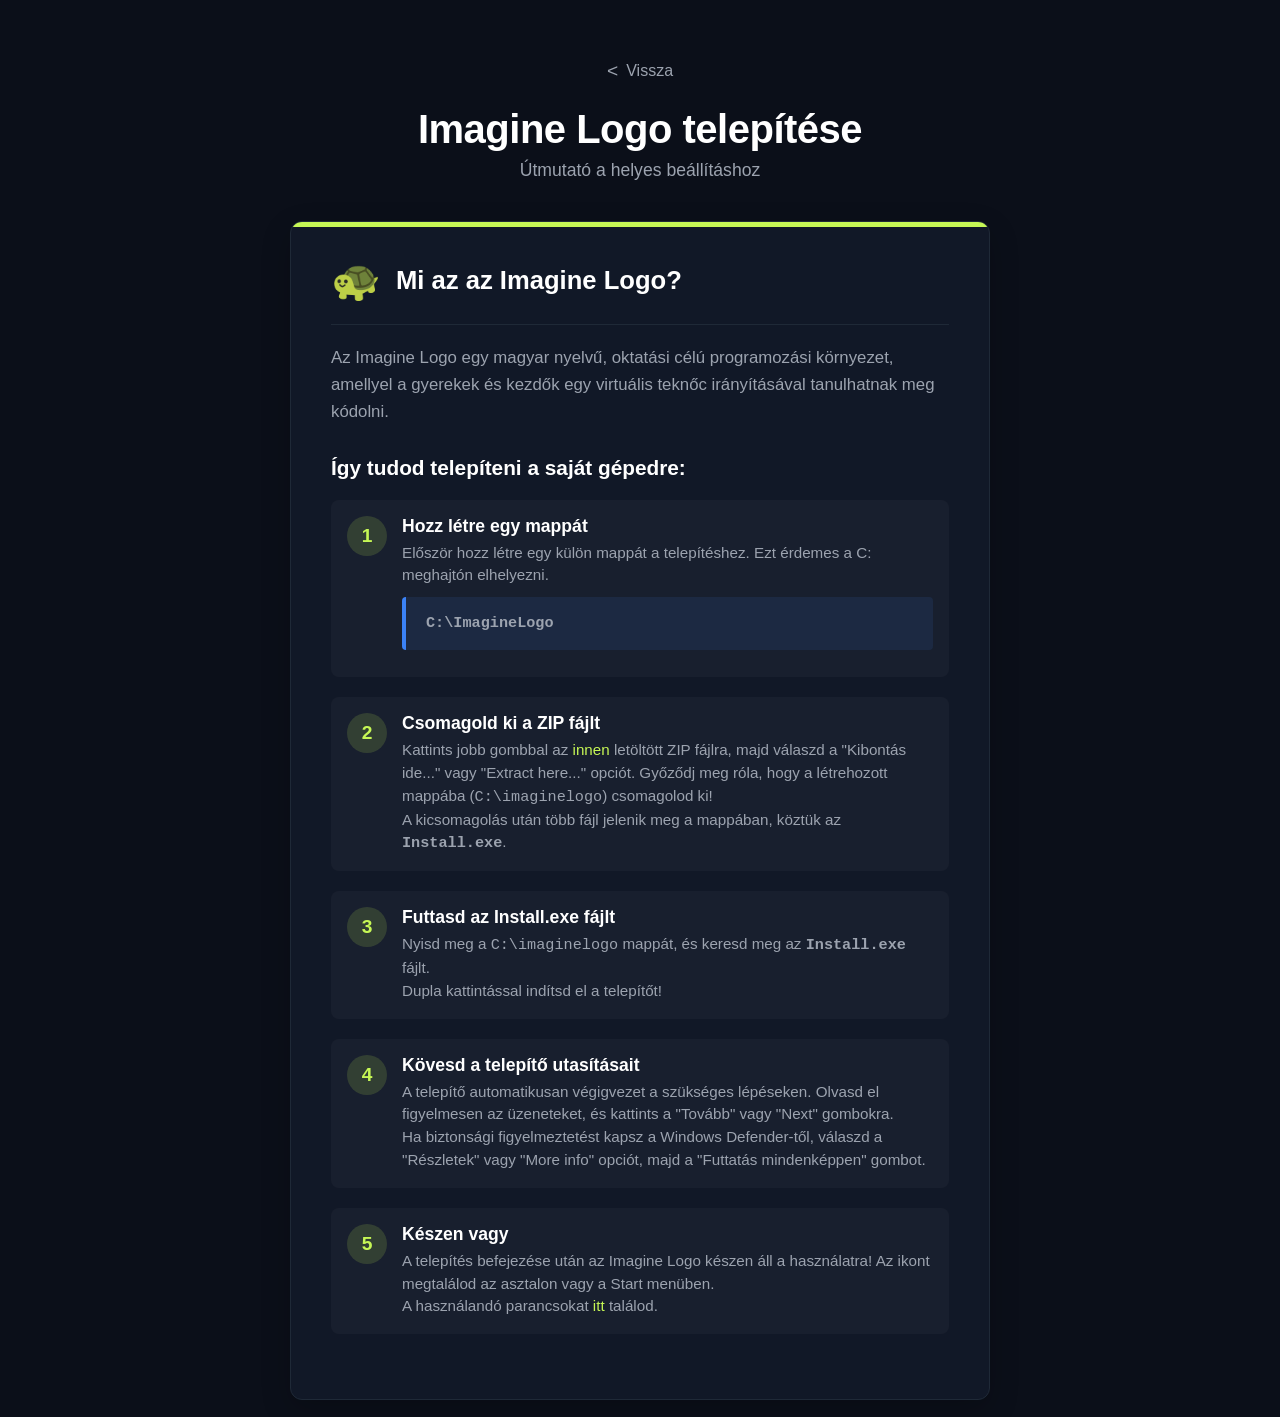
<file: sz/imagine/index.html>
<!DOCTYPE html>
<html lang="hu">
<head>
    <meta charset="UTF-8">
    <meta name="viewport" content="width=device-width, initial-scale=1.0">
    <title>Imagine Logo telepítése - SzV::KZMK</title>
    <link rel="stylesheet" href="/theme.css">
    <link rel="shortcut icon" href="/favicon.ico" type="image/x-icon">
</head>
<body>

    <div class="container text-page">
        <!-- Vissza gomb -->
        <a href=".." class="back-btn">
            <span class="back-arrow">&lt;</span> Vissza
        </a>

        <h1 class="header-title">Imagine Logo telepítése</h1>
        <p class="header-subtitle">Útmutató a helyes beállításhoz</p>

        <!-- Fő tartalom kártya -->
        <div class="content-card tisztaszoftver-card">
            <div class="card-header">
                <div class="icon">🐢</div>
                <h2>Mi az az Imagine Logo?</h2>
            </div>
            <p class="card-text">
                Az Imagine Logo egy magyar nyelvű, oktatási célú programozási környezet, amellyel a gyerekek és kezdők egy virtuális teknőc irányításával tanulhatnak meg kódolni.
            </p>

            <h3 class="section-title">Így tudod telepíteni a saját gépedre:</h3>
            
            <div class="step-list">
                <div class="step-item">
                    <div class="step-number">1</div>
                    <div class="step-content">
                        <h4>Hozz létre egy mappát</h4>
                        <p>Először hozz létre egy külön mappát a telepítéshez. Ezt érdemes a C: meghajtón elhelyezni.</p>
                        <div class="info-box" style="margin-top: 10px; font-family: monospace; font-weight: bold;">
                            C:\ImagineLogo
                        </div>
                    </div>
                </div>

                <div class="step-item">
                    <div class="step-number">2</div>
                    <div class="step-content">
                        <h4>Csomagold ki a ZIP fájlt</h4>
                        <p>Kattints jobb gombbal az <a href="https://drive.google.com/file/d/13mYK-gjrsCK3-5zMNhRRiVnZmnO0F3BN/view?usp=sharing" target="_blank" class="theme-link">innen</a> letöltött ZIP fájlra, majd válaszd a "Kibontás ide..." vagy "Extract here..." opciót. Győződj meg róla, hogy a létrehozott mappába (<span style="font-family: monospace;">C:\imaginelogo</span>) csomagolod ki!</p>
                        <p>A kicsomagolás után több fájl jelenik meg a mappában, köztük az <b style="font-family: monospace;">Install.exe</b>.</p>
                    </div>
                </div>

                <div class="step-item">
                    <div class="step-number">3</div>
                    <div class="step-content">
                        <h4>Futtasd az Install.exe fájlt</h4>
                        <p>Nyisd meg a <span style="font-family: monospace;">C:\imaginelogo</span> mappát, és keresd meg az <span style="font-family: monospace; font-weight: bold;">Install.exe</span> fájlt.</p>
                        <p>Dupla kattintással indítsd el a telepítőt!</p>
                    </div>
                </div>

                <div class="step-item">
                    <div class="step-number">4</div>
                    <div class="step-content">
                        <h4>Kövesd a telepítő utasításait</h4>
                        <p>A telepítő automatikusan végigvezet a szükséges lépéseken. Olvasd el figyelmesen az üzeneteket, és kattints a "Tovább" vagy "Next" gombokra.</p>
                        <p>Ha biztonsági figyelmeztetést kapsz a Windows Defender-től, válaszd a "Részletek" vagy "More info" opciót, majd a "Futtatás mindenképpen" gombot.</p>
                    </div>
                </div>

                <div class="step-item">
                    <div class="step-number">5</div>
                    <div class="step-content">
                        <h4>Készen vagy</h4>
                        <p>A telepítés befejezése után az Imagine Logo készen áll a használatra! Az ikont megtalálod az asztalon vagy a Start menüben.</p>
                        <p>A használandó parancsokat <a href="./parancsok/" class="theme-link">itt</a>  találod.</p>
                    </div>
                </div>
            </div>
        </div>
    </div>

</body>
</html>
</file>
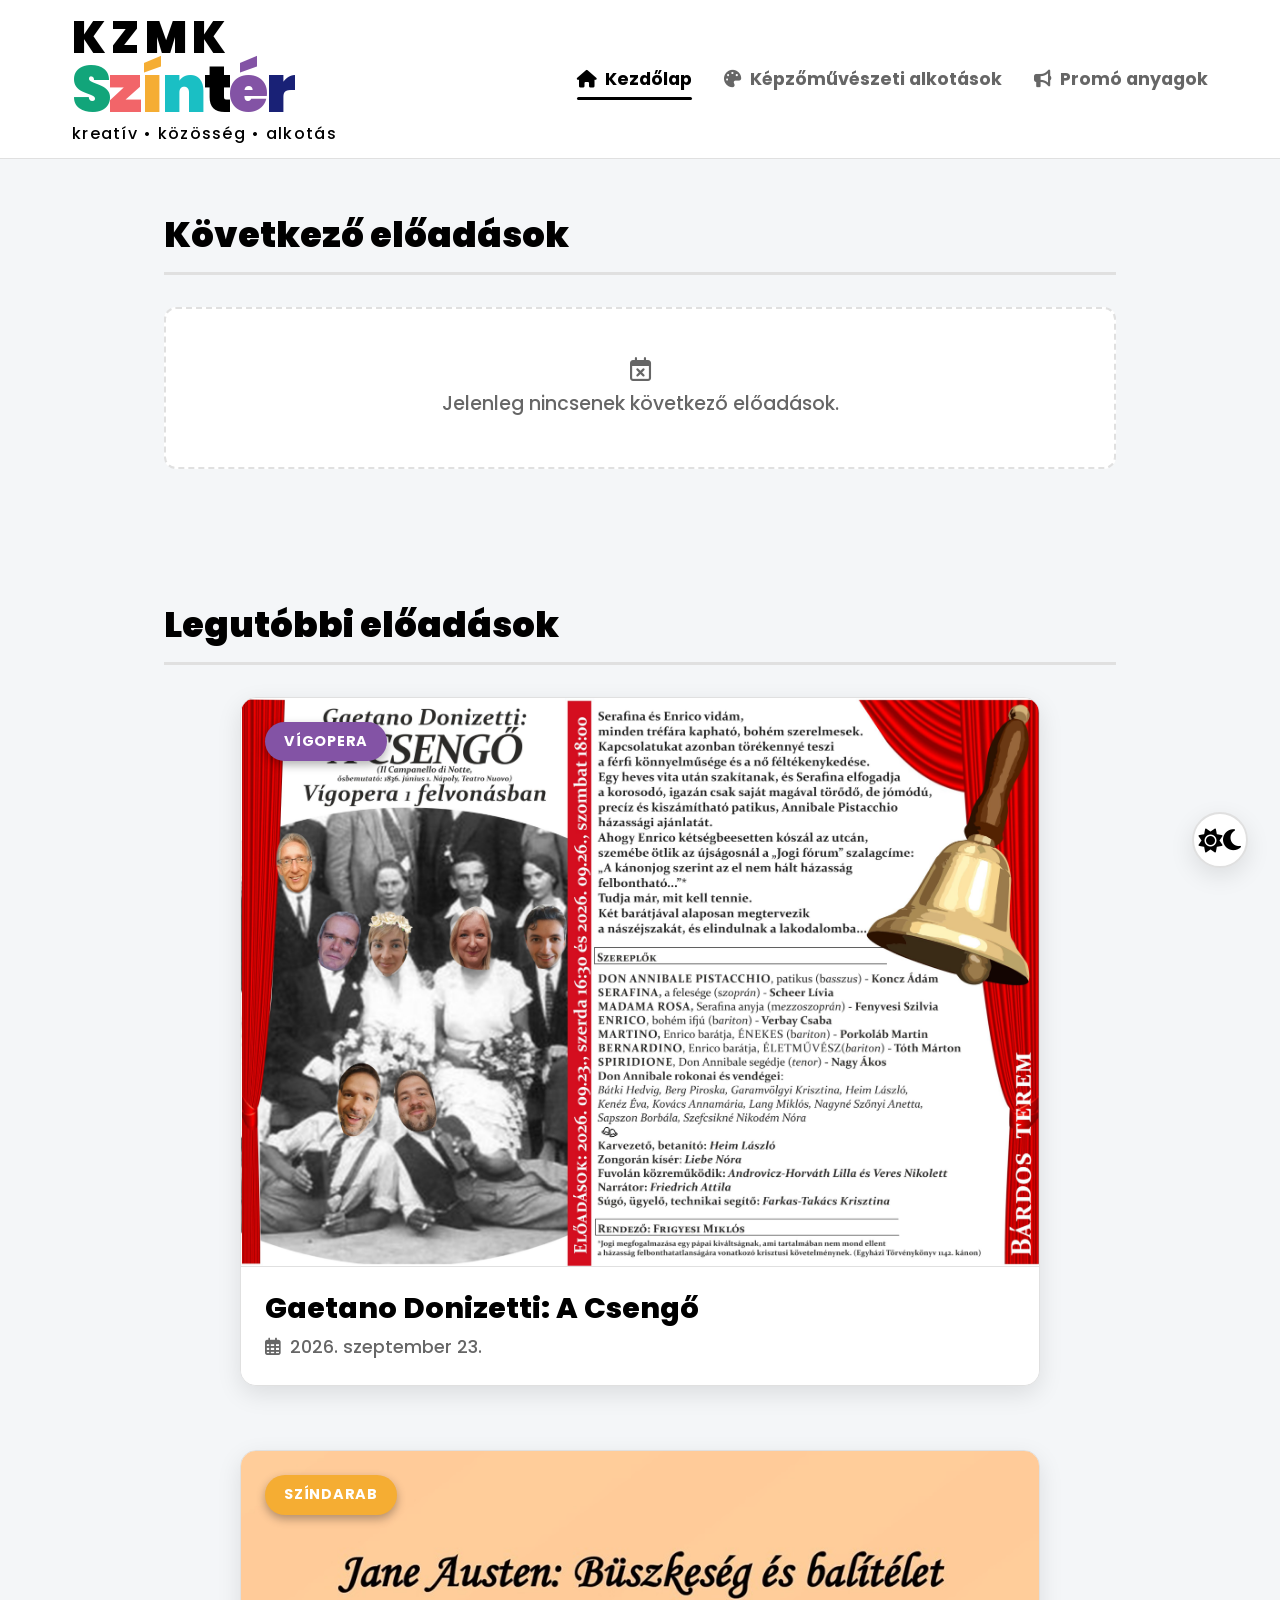
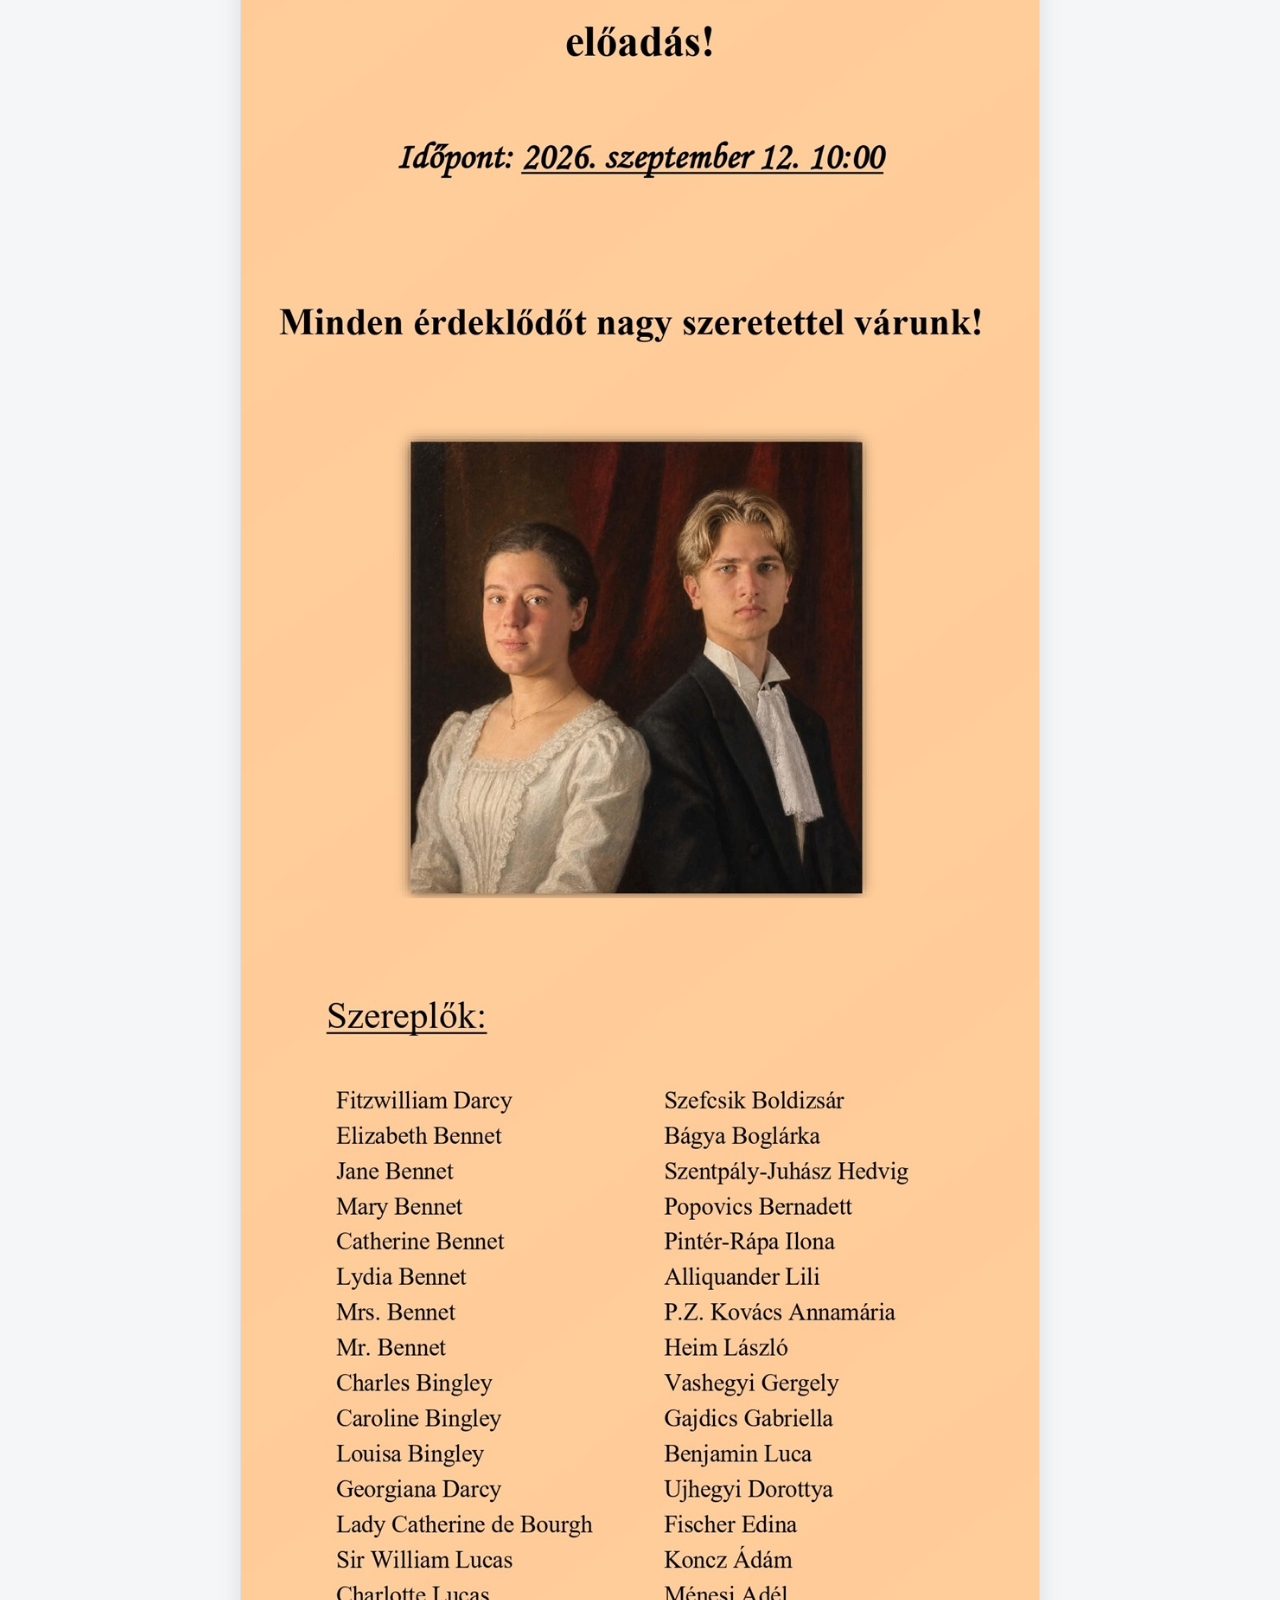
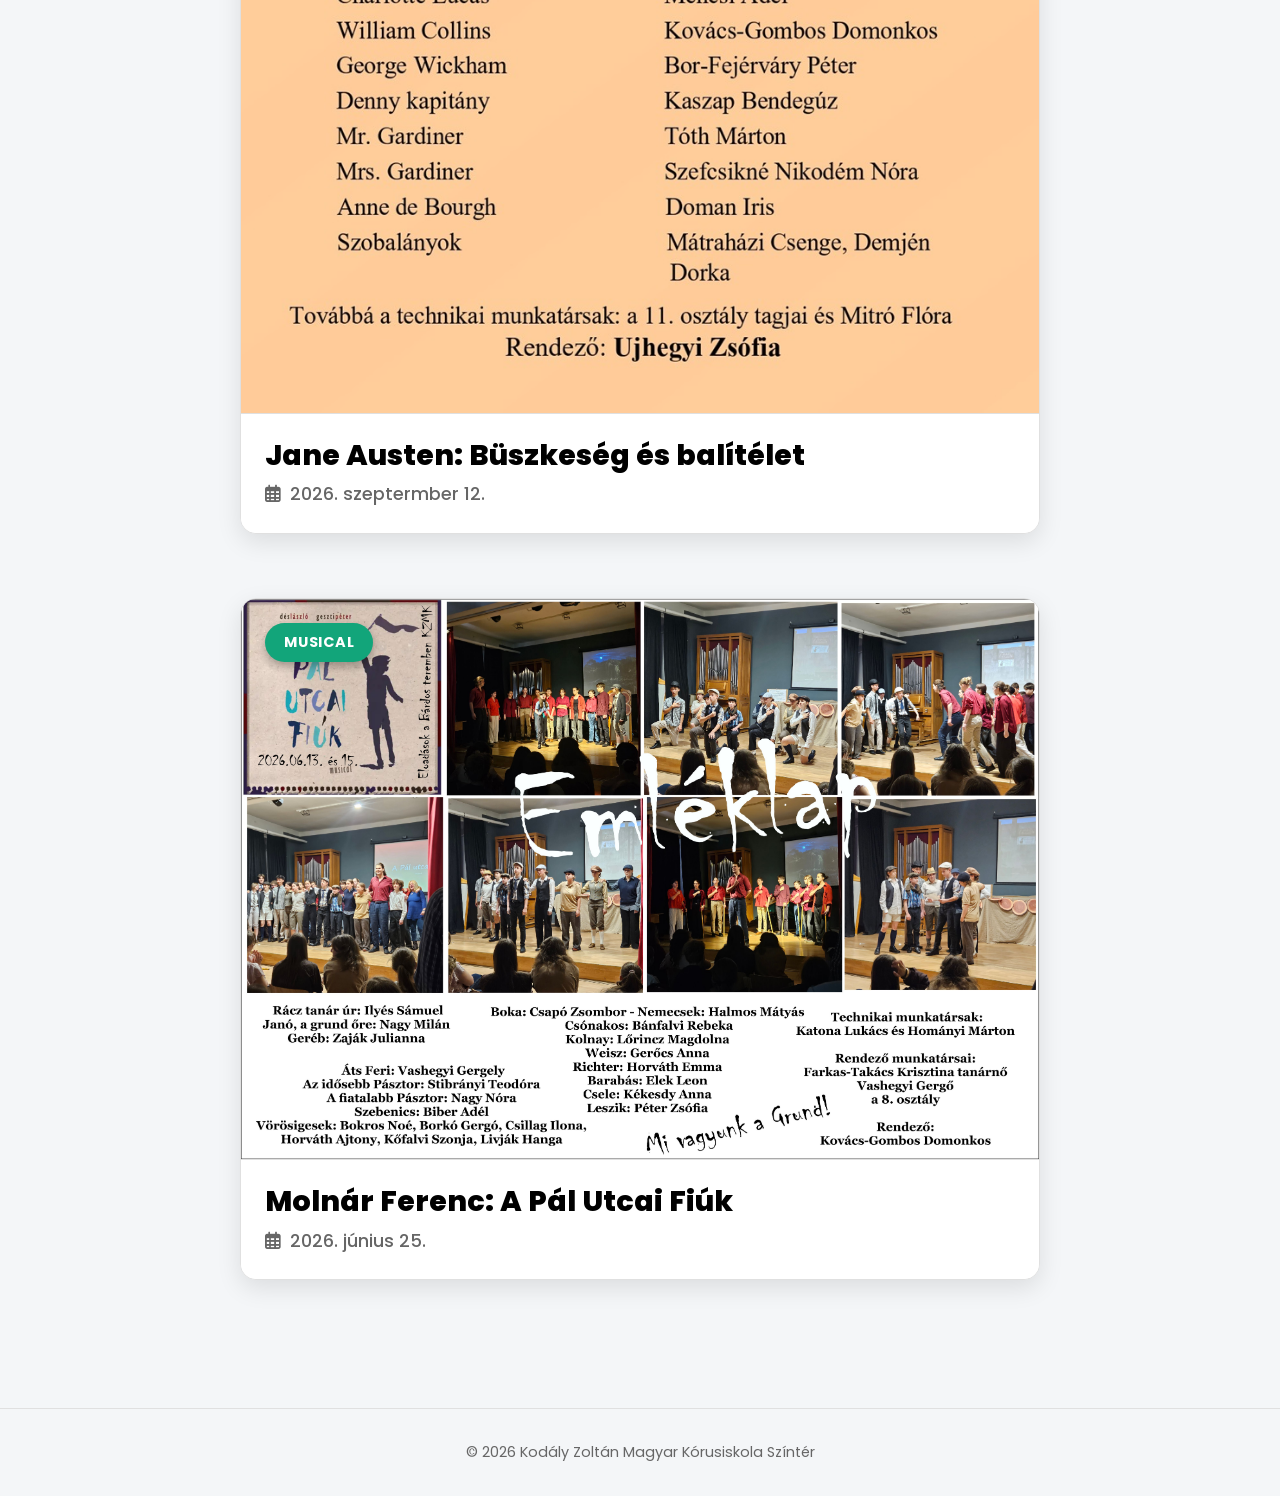
<file: t/szinter/index.html>
<!DOCTYPE html>
<html lang="hu" data-theme="light">
<head>
    <meta charset="UTF-8">
    <meta name="viewport" content="width=device-width, initial-scale=1.0">
    <title>KZMK Színtér</title>

    <link rel="stylesheet" href="style.css">
    <link rel="shortcut icon" href="favicon.ico" type="image/x-icon">
    
    <!-- Google Fonts: Poppins -->
    <link rel="preconnect" href="https://fonts.googleapis.com">
    <link rel="preconnect" href="https://fonts.gstatic.com" crossorigin>
    <link href="https://fonts.googleapis.com/css2?family=Poppins:wght@400;500;700;900&display=swap" rel="stylesheet">
    
    <!-- FontAwesome CDN -->
    <link rel="stylesheet" href="https://cdnjs.cloudflare.com/ajax/libs/font-awesome/6.4.0/css/all.min.css">
</head>
<body>

    <header class="header">
        <div class="header-container">
            
            <!-- Tisztán HTML/CSS alapú logó (Nincs neon, c-base adaptív) -->
            <div class="logo" onclick="switchTab('kezdolap')" title="Ugrás a Kezdőlapra">
                <div class="logo-row-1">KZMK</div>
                <div class="logo-row-2">
                    <span class="c-teal">S</span><span class="c-coral">z</span><span class="c-yellow">í</span><span class="c-cyan">n</span><span class="c-base">t</span><span class="c-purple">é</span><span class="c-darkblue">r</span>
                </div>
                <div class="logo-row-3">kreatív &bull; közösség &bull; alkotás</div>
            </div>

            <nav>
                <button class="hamburger" id="hamburger" aria-label="Menü megnyitása">
                    <i class="fa-solid fa-bars" id="hamburger-icon"></i>
                </button>
                <ul class="nav-list" id="nav-list">
                    <li>
                        <button class="nav-link active" onclick="switchTab('kezdolap')" data-target="kezdolap">
                            <i class="fa-solid fa-house"></i> Kezdőlap
                        </button>
                    </li>
                    <li>
                        <button class="nav-link" onclick="switchTab('kepzomuveszet')" data-target="kepzomuveszet">
                            <i class="fa-solid fa-palette"></i> Képzőművészeti alkotások
                        </button>
                    </li>
                    <li>
                        <button class="nav-link" onclick="switchTab('promo')" data-target="promo">
                            <i class="fa-solid fa-bullhorn"></i> Promó anyagok
                        </button>
                    </li>
                </ul>
            </nav>
        </div>
    </header>

    <main class="main-content">
        
        <!-- 1. Kezdőlap (Előadások) -->
        <section id="kezdolap" class="tab-section active">
            
            <h2 class="section-title">Következő előadások</h2>
            <div id="upcoming-list" class="poster-list">
                <!-- Javascript tölti be -->
            </div>

            <h2 class="section-title">Legutóbbi előadások</h2>
            <div id="past-list" class="poster-list">
                <!-- Javascript tölti be -->
            </div>

        </section>

        <!-- 2. Képzőművészeti alkotások -->
        <section id="kepzomuveszet" class="tab-section">
            <h2 class="section-title">Képzőművészeti alkotások</h2>
            <div class="empty-message">
                <i class="fa-solid fa-brush" style="font-size: 2rem; margin-bottom: 1rem; display: block; color: var(--color-purple);"></i>
                Ez a szekció hamarosan feltöltésre kerül művészeti alkotásokkal.
            </div>
        </section>

        <!-- 3. Promó anyagok -->
        <section id="promo" class="tab-section">
            <h2 class="section-title">Promó anyagok</h2>
            <div class="empty-message">
                <i class="fa-solid fa-download" style="font-size: 2rem; margin-bottom: 1rem; display: block; color: var(--color-cyan);"></i>
                Itt lesznek megtalálhatók a letölthető plakátok és sajtóanyagok.
            </div>
        </section>

    </main>

    <footer class="footer">
        &copy; 2026 Kodály Zoltán Magyar Kórusiskola Színtér
    </footer>

    <button class="theme-toggle" onclick="toggleTheme()" aria-label="Téma váltása">
        <i class="fa-solid fa-sun icon-sun"></i>
        <i class="fa-solid fa-moon icon-moon"></i>
    </button>

    <script>
        // --- 1. MOCK ADATBÁZIS ---
        
        const upcomingData = []; 

        const pastData = [
            {
                title: "Gaetano Donizetti: A Csengő",
                date: "2026. szeptember 23.",
                image: "plakatok/csengo_260923.jpg",
                link: "https://www.youtube.com/watch?v=i5ZAQ0_eLas",
                category: "Vígopera",
                color: "var(--color-purple)"
            },
            {
                title: "Jane Austen: Büszkeség és balítélet",
                date: "2026. szeptermber 12.",
                image: "plakatok/buszkesegesbalitelet_260912.jpg",
                link: "",
                category: "Színdarab",
                color: "var(--color-yellow)"
            },
            {
                title: "Molnár Ferenc: A Pál Utcai Fiúk",
                date: "2026. június 25.",
                image: "plakatok/palutcaifiuk_260625.jpg",
                link: "https://drive.google.com/file/d/10DyR02H5PDrJYcrOMEbppN8pacnol2ov/view?usp=sharing",
                category: "Musical",
                color: "var(--color-teal)"
            }
        ];

        // --- 2. RENDERELÉSI LOGIKA ---
        function generateCardHTML(item) {
            const hasLink = item.link && item.link.trim() !== "";
            const Tag = hasLink ? 'a' : 'div';
            const linkProps = hasLink ? `href="${item.link}" target="_blank" rel="noopener noreferrer"` : '';
            // FontAwesome play ikon a gombba
            const playBtn = hasLink ? `<div class="play-button" aria-label="Lejátszás"><i class="fa-solid fa-play"></i></div>` : '';
            
            return `
                <${Tag} ${linkProps} class="poster-card">
                    <span class="category-tag" style="background-color: ${item.color};">${item.category}</span>
                    <div style="position: relative;">
                        <img src="${item.image}" alt="${item.title}" class="poster-image">
                        ${playBtn}
                    </div>
                    <div class="poster-info">
                        <h3 class="poster-title">${item.title}</h3>
                        <p class="poster-date"><i class="fa-regular fa-calendar-days" style="margin-right: 5px;"></i> ${item.date}</p>
                    </div>
                </${Tag}>
            `;
        }

        function renderLists() {
            const upContainer = document.getElementById('upcoming-list');
            const pastContainer = document.getElementById('past-list');

            if (upcomingData.length === 0) {
                upContainer.innerHTML = `<div class="empty-message"><i class="fa-regular fa-calendar-xmark" style="font-size: 1.5rem; margin-bottom: 0.5rem; display: block;"></i> Jelenleg nincsenek következő előadások.</div>`;
            } else {
                upContainer.innerHTML = upcomingData.map(generateCardHTML).join('');
            }

            if (pastData.length === 0) {
                pastContainer.innerHTML = `<div class="empty-message">Nincsenek elérhető korábbi előadások.</div>`;
            } else {
                pastContainer.innerHTML = pastData.map(generateCardHTML).join('');
            }
        }

        // --- 3. NAVIGÁCIÓS LOGIKA (SPA) ---
        function switchTab(targetId) {
            document.querySelectorAll('.tab-section').forEach(sec => sec.classList.remove('active'));
            document.querySelectorAll('.nav-link').forEach(btn => btn.classList.remove('active'));

            document.getElementById(targetId).classList.add('active');
            const activeBtn = document.querySelector(`.nav-link[data-target="${targetId}"]`);
            if(activeBtn) activeBtn.classList.add('active');

            // Mobil menü bezárása, ikon visszaállítása
            const navList = document.getElementById('nav-list');
            const hamburgerIcon = document.getElementById('hamburger-icon');
            if(navList.classList.contains('open')) {
                navList.classList.remove('open');
                hamburgerIcon.classList.remove('fa-xmark');
                hamburgerIcon.classList.add('fa-bars');
            }

            window.scrollTo({ top: 0, behavior: 'smooth' });
        }

        // Hamburger menü esemény
        document.getElementById('hamburger').addEventListener('click', function() {
            const navList = document.getElementById('nav-list');
            const icon = document.getElementById('hamburger-icon');
            
            navList.classList.toggle('open');
            if (navList.classList.contains('open')) {
                icon.classList.remove('fa-bars');
                icon.classList.add('fa-xmark');
            } else {
                icon.classList.remove('fa-xmark');
                icon.classList.add('fa-bars');
            }
        });

        // --- 4. TÉMA VÁLTÓ LOGIKA ---
        function initTheme() {
            const savedTheme = localStorage.getItem('theme');
            if (savedTheme) {
                document.documentElement.setAttribute('data-theme', savedTheme);
            } else {
                const prefersDark = window.matchMedia('(prefers-color-scheme: dark)').matches;
                document.documentElement.setAttribute('data-theme', prefersDark ? 'dark' : 'light');
            }
        }

        function toggleTheme() {
            const currentTheme = document.documentElement.getAttribute('data-theme');
            const newTheme = currentTheme === 'dark' ? 'light' : 'dark';
            document.documentElement.setAttribute('data-theme', newTheme);
            localStorage.setItem('theme', newTheme);
        }

        window.matchMedia('(prefers-color-scheme: dark)').addEventListener('change', e => {
            if (!localStorage.getItem('theme')) {
                document.documentElement.setAttribute('data-theme', e.matches ? 'dark' : 'light');
            }
        });

        // --- INICIALIZÁLÁS ---
        initTheme();
        renderLists();

    </script>
</body>
</html>
</file>
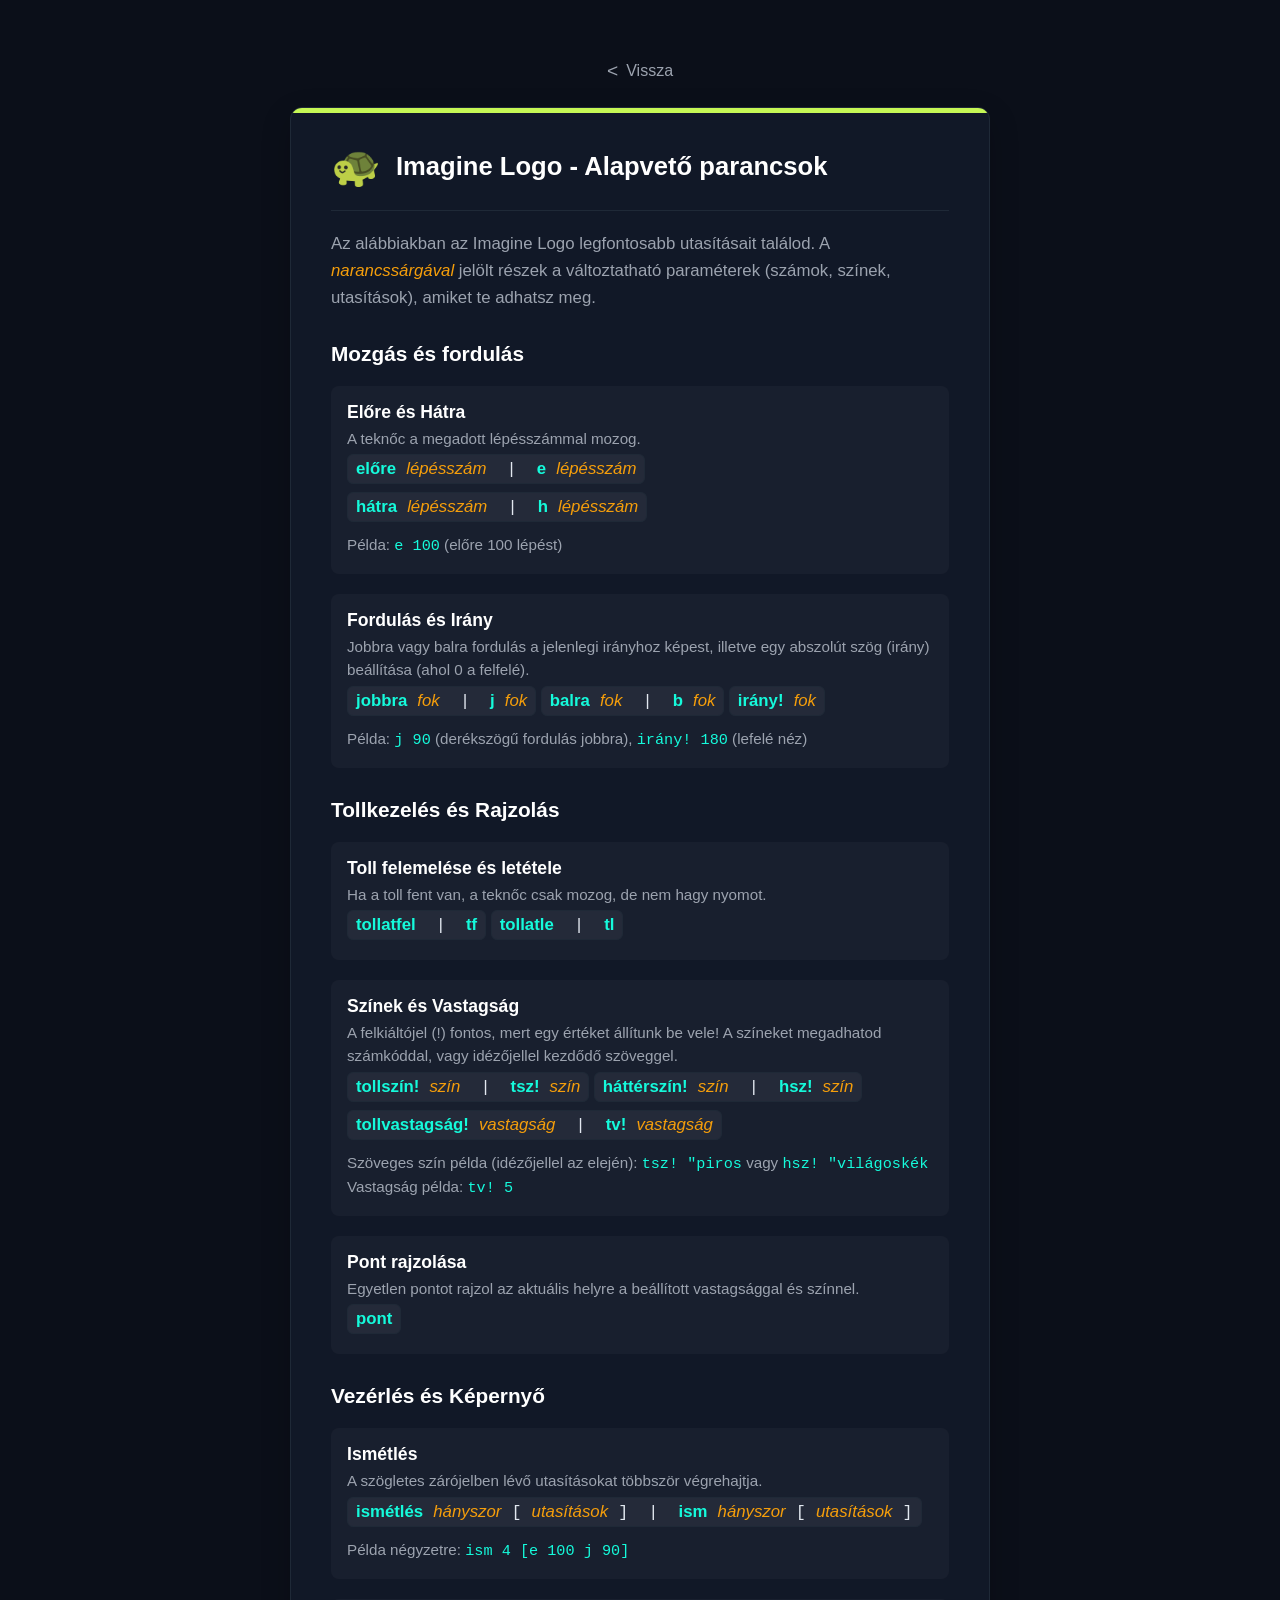
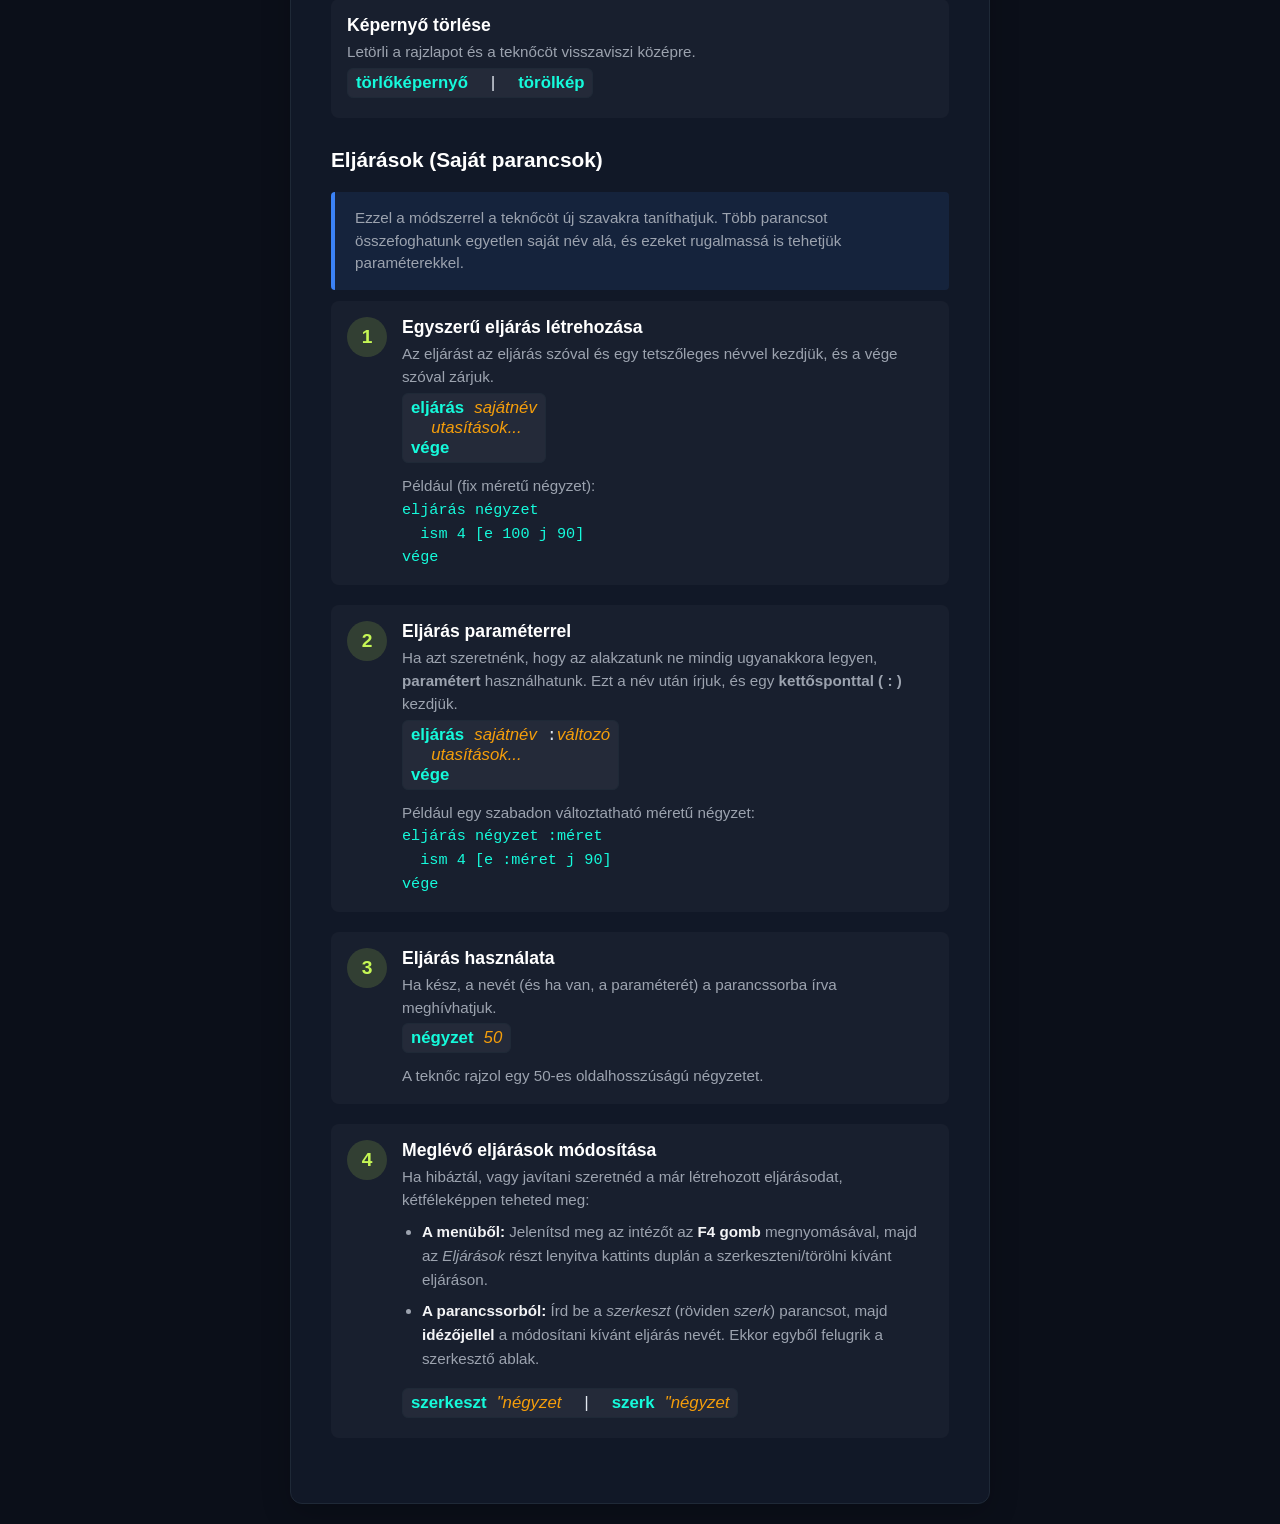
<file: sz/imagine/parancsok/index.html>
<!DOCTYPE html>
<html lang="hu">
<head>
    <meta charset="UTF-8">
    <meta name="viewport" content="width=device-width, initial-scale=1.0">
    <title>Imagine Logo Parancsok - SzV&VCs::KZMK</title>
    <link rel="stylesheet" href="/theme.css">
    <link rel="stylesheet" href="style.css">
    <link rel="shortcut icon" href="/favicon.ico" type="image/x-icon">

</head>
<body>

    <div class="container text-page">
        
        <!-- Vissza gomb -->
        <a href="javascript:history.back()" class="back-btn">
            <span class="back-arrow">&lt;</span> Vissza
        </a>

        <!-- Tartalom kártya -->
        <div class="content-card tisztaszoftver-card">
            
            <div class="card-header">
                <div class="icon">🐢</div>
                <h2>Imagine Logo - Alapvető parancsok</h2>
            </div>

            <p class="card-text">
                Az alábbiakban az Imagine Logo legfontosabb utasításait találod. A <span style="color: var(--color-contact); font-style: italic;">narancssárgával</span> jelölt részek a változtatható paraméterek (számok, színek, utasítások), amiket te adhatsz meg.
            </p>

            <h3 class="section-title">Mozgás és fordulás</h3>
            <div class="step-list">
                <div class="step-item">
                    <div class="step-content">
                        <h4>Előre és Hátra</h4>
                        <p>A teknőc a megadott lépésszámmal mozog.</p>
                        <div class="cmd-box">
                            <span class="cmd-name">előre</span> <span class="cmd-param">lépésszám</span> &nbsp;|&nbsp; <span class="cmd-name">e</span> <span class="cmd-param">lépésszám</span>
                        </div>
                        <div class="cmd-box">
                            <span class="cmd-name">hátra</span> <span class="cmd-param">lépésszám</span> &nbsp;|&nbsp; <span class="cmd-name">h</span> <span class="cmd-param">lépésszám</span>
                        </div>
                        <span class="cmd-example">Példa: <span class="cmd-inline">e 100</span> (előre 100 lépést)</span>
                    </div>
                </div>
                
                <div class="step-item">
                    <div class="step-content">
                        <h4>Fordulás és Irány</h4>
                        <p>Jobbra vagy balra fordulás a jelenlegi irányhoz képest, illetve egy abszolút szög (irány) beállítása (ahol 0 a felfelé).</p>
                        <div class="cmd-box">
                            <span class="cmd-name">jobbra</span> <span class="cmd-param">fok</span> &nbsp;|&nbsp; <span class="cmd-name">j</span> <span class="cmd-param">fok</span>
                        </div>
                        <div class="cmd-box">
                            <span class="cmd-name">balra</span> <span class="cmd-param">fok</span> &nbsp;|&nbsp; <span class="cmd-name">b</span> <span class="cmd-param">fok</span>
                        </div>
                        <div class="cmd-box">
                            <span class="cmd-name">irány!</span> <span class="cmd-param">fok</span>
                        </div>
                        <span class="cmd-example">Példa: <span class="cmd-inline">j 90</span> (derékszögű fordulás jobbra), <span class="cmd-inline">irány! 180</span> (lefelé néz)</span>
                    </div>
                </div>
            </div>

            <h3 class="section-title">Tollkezelés és Rajzolás</h3>
            <div class="step-list">
                <div class="step-item">
                    <div class="step-content">
                        <h4>Toll felemelése és letétele</h4>
                        <p>Ha a toll fent van, a teknőc csak mozog, de nem hagy nyomot.</p>
                        <div class="cmd-box">
                            <span class="cmd-name">tollatfel</span> &nbsp;|&nbsp; <span class="cmd-name">tf</span>
                        </div>
                        <div class="cmd-box">
                            <span class="cmd-name">tollatle</span> &nbsp;|&nbsp; <span class="cmd-name">tl</span>
                        </div>
                    </div>
                </div>
                
                <div class="step-item">
                    <div class="step-content">
                        <h4>Színek és Vastagság</h4>
                        <p>A felkiáltójel (!) fontos, mert egy értéket állítunk be vele! A színeket megadhatod számkóddal, vagy idézőjellel kezdődő szöveggel.</p>
                        <div class="cmd-box">
                            <span class="cmd-name">tollszín!</span> <span class="cmd-param">szín</span> &nbsp;|&nbsp; <span class="cmd-name">tsz!</span> <span class="cmd-param">szín</span>
                        </div>
                        <div class="cmd-box">
                            <span class="cmd-name">háttérszín!</span> <span class="cmd-param">szín</span> &nbsp;|&nbsp; <span class="cmd-name">hsz!</span> <span class="cmd-param">szín</span>
                        </div>
                        <div class="cmd-box">
                            <span class="cmd-name">tollvastagság!</span> <span class="cmd-param">vastagság</span> &nbsp;|&nbsp; <span class="cmd-name">tv!</span> <span class="cmd-param">vastagság</span>
                        </div>
                        <span class="cmd-example">
                            Szöveges szín példa (idézőjellel az elején): <span class="cmd-inline">tsz! "piros</span> vagy <span class="cmd-inline">hsz! "világoskék</span><br>
                            Vastagság példa: <span class="cmd-inline">tv! 5</span>
                        </span>
                    </div>
                </div>

                <div class="step-item">
                    <div class="step-content">
                        <h4>Pont rajzolása</h4>
                        <p>Egyetlen pontot rajzol az aktuális helyre a beállított vastagsággal és színnel.</p>
                        <div class="cmd-box">
                            <span class="cmd-name">pont</span>
                        </div>
                    </div>
                </div>
            </div>

            <h3 class="section-title">Vezérlés és Képernyő</h3>
            <div class="step-list">
                <div class="step-item">
                    <div class="step-content">
                        <h4>Ismétlés</h4>
                        <p>A szögletes zárójelben lévő utasításokat többször végrehajtja.</p>
                        <div class="cmd-box">
                            <span class="cmd-name">ismétlés</span> <span class="cmd-param">hányszor</span> [ <span class="cmd-param">utasítások</span> ] &nbsp;|&nbsp; <span class="cmd-name">ism</span> <span class="cmd-param">hányszor</span> [ <span class="cmd-param">utasítások</span> ]
                        </div>
                        <span class="cmd-example">Példa négyzetre: <span class="cmd-inline">ism 4 [e 100 j 90]</span></span>
                    </div>
                </div>

                <div class="step-item">
                    <div class="step-content">
                        <h4>Képernyő törlése</h4>
                        <p>Letörli a rajzlapot és a teknőcöt visszaviszi középre.</p>
                        <div class="cmd-box">
                            <span class="cmd-name">törlőképernyő</span> &nbsp;|&nbsp; <span class="cmd-name">törölkép</span>
                        </div>
                    </div>
                </div>
            </div>

            <!-- Eljárások külön szekciója -->
            <h3 class="section-title">Eljárások (Saját parancsok)</h3>
            <div class="info-box">
                Ezzel a módszerrel a teknőcöt új szavakra taníthatjuk. Több parancsot összefoghatunk egyetlen saját név alá, és ezeket rugalmassá is tehetjük paraméterekkel.
            </div>
            
            <div class="step-list">
                <div class="step-item">
                    <div class="step-number">1</div>
                    <div class="step-content">
                        <h4>Egyszerű eljárás létrehozása</h4>
                        <p>Az eljárást az <code>eljárás</code> szóval és egy tetszőleges névvel kezdjük, és a <code>vége</code> szóval zárjuk.</p>
                        <div class="cmd-box">
                            <span class="cmd-name">eljárás</span> <span class="cmd-param">sajátnév</span><br>
                            &nbsp;&nbsp;<span class="cmd-param">utasítások...</span><br>
                            <span class="cmd-name">vége</span>
                        </div>
                        <span class="cmd-example">
                            Például (fix méretű négyzet):<br>
                            <span class="cmd-inline">eljárás négyzet</span><br>
                            <span class="cmd-inline">&nbsp;&nbsp;ism 4 [e 100 j 90]</span><br>
                            <span class="cmd-inline">vége</span>
                        </span>
                    </div>
                </div>

                <div class="step-item">
                    <div class="step-number">2</div>
                    <div class="step-content">
                        <h4>Eljárás paraméterrel</h4>
                        <p>Ha azt szeretnénk, hogy az alakzatunk ne mindig ugyanakkora legyen, <strong>paramétert</strong> használhatunk. Ezt a név után írjuk, és egy <strong>kettősponttal ( : )</strong> kezdjük.</p>
                        <div class="cmd-box">
                            <span class="cmd-name">eljárás</span> <span class="cmd-param">sajátnév</span> :<span class="cmd-param">változó</span><br>
                            &nbsp;&nbsp;<span class="cmd-param">utasítások...</span><br>
                            <span class="cmd-name">vége</span>
                        </div>
                        <span class="cmd-example">
                            Például egy szabadon változtatható méretű négyzet:<br>
                            <span class="cmd-inline">eljárás négyzet :méret</span><br>
                            <span class="cmd-inline">&nbsp;&nbsp;ism 4 [e :méret j 90]</span><br>
                            <span class="cmd-inline">vége</span>
                        </span>
                    </div>
                </div>

                <div class="step-item">
                    <div class="step-number">3</div>
                    <div class="step-content">
                        <h4>Eljárás használata</h4>
                        <p>Ha kész, a nevét (és ha van, a paraméterét) a parancssorba írva meghívhatjuk.</p>
                        <div class="cmd-box">
                            <span class="cmd-name">négyzet</span> <span class="cmd-param">50</span>
                        </div>
                        <span class="cmd-example">A teknőc rajzol egy 50-es oldalhosszúságú négyzetet.</span>
                    </div>
                </div>

                <div class="step-item">
                    <div class="step-number">4</div>
                    <div class="step-content">
                        <h4>Meglévő eljárások módosítása</h4>
                        <p>Ha hibáztál, vagy javítani szeretnéd a már létrehozott eljárásodat, kétféleképpen teheted meg:</p>
                        
                        <ul class="custom-list">
                            <li><strong>A menüből:</strong> Jelenítsd meg az intézőt az <strong>F4 gomb</strong> megnyomásával, majd az <i>Eljárások</i> részt lenyitva kattints duplán a szerkeszteni/törölni kívánt eljáráson.</li>
                            <li><strong>A parancssorból:</strong> Írd be a <i>szerkeszt</i> (röviden <i>szerk</i>) parancsot, majd <strong>idézőjellel</strong> a módosítani kívánt eljárás nevét. Ekkor egyből felugrik a szerkesztő ablak.</li>
                        </ul>
                        <div class="cmd-box" style="margin-top: 10px;">
                            <span class="cmd-name">szerkeszt</span> <span class="cmd-param">"négyzet</span> &nbsp;|&nbsp; <span class="cmd-name">szerk</span> <span class="cmd-param">"négyzet</span>
                        </div>
                    </div>
                </div>
            </div>

        </div>
    </div>

</body>
</html>
</file>
<file: theme.css>
/* theme.css - Közös stíluslap a tanári oldalhoz */

:root {
    /* Globális színek (Informatikus sötét mód) */
    --bg-color: #0b0f19;
    --card-bg: #111827;
    --border-color: #1f2937;
    --text-main: #f3f4f6;
    --text-muted: #9ca3af;
    --text-white: #ffffff;

    /* Téma színek */
    --color-grade-9: #3b82f6;      /* Kék */
    --color-grade-10: #10b981;     /* Zöld */
    --color-robotics: #ef4444;     /* Piros */
    --color-tisztaszoftver: #c6f755; /* Sárgászöld */
    --color-contact: #f59e0b;      /* Narancssárga */
    --color-kzmk: #15fadb;         /* Ciánkék */
    --color-easter: #a855f7; /* Lila szín */
}

* {
    box-sizing: border-box;
    margin: 0;
    padding: 0;
    font-family: 'Segoe UI', Roboto, Helvetica, Arial, sans-serif;
}

body {
    background-color: var(--bg-color);
    color: var(--text-main);
    display: flex;
    justify-content: center;
    align-items: center;
    min-height: 100vh;
    padding: 20px;
}

/* Fő konténer */
.container {
    text-align: center;
    width: 100%;
    max-width: 900px;
}

.header-title {
    font-size: 2.5rem;
    color: var(--text-white);
    margin-bottom: 8px;
    font-weight: 700;
    letter-spacing: -0.5px;
}

.header-subtitle {
    font-size: 1.1rem;
    color: var(--text-muted);
    margin-bottom: 40px;
}

/* Reszponzív rács */
.card-grid {
    display: flex;
    flex-wrap: wrap;
    gap: 20px;
    /*grid-template-columns: repeat(auto-fit, minmax(240px, 1fr));*/
    justify-content: center;
    margin-bottom: 40px;
}

/* Kártyák stílusa */
.card {
    flex: 1 1 280px;
    width: 280px;
    background-color: var(--card-bg);
    border: 1px solid var(--border-color);
    border-radius: 12px;
    padding: 30px 20px;
    text-decoration: none;
    color: var(--text-main);
    transition: all 0.25s ease;
    display: flex;
    flex-direction: column;
    align-items: center;
    position: relative;
    overflow: hidden;
}

/* Felső színes csíkok a változókból */
.card::before {
    content: '';
    position: absolute;
    top: 0;
    left: 0;
    width: 100%;
    height: 4px;
}

.card.grade-9::before { background-color: var(--color-grade-9); }
.card.grade-10::before { background-color: var(--color-grade-10); }
.card.robotics::before { background-color: var(--color-robotics); }
.card.tisztaszoftver::before { background-color: var(--color-tisztaszoftver); }
.card.contact::before { background-color: var(--color-contact); }
.card.kzmk::before { background-color: var(--color-kzmk); }
.card.easter-egg::before { background-color: var(--color-easter); }

/* Hover hatások a változók használatával */
.card:hover {
    transform: translateY(-5px);
    box-shadow: 0 10px 25px -5px rgba(0, 0, 0, 0.5);
}

.card.grade-9:hover { 
    border-color: var(--color-grade-9); 
    box-shadow: 0 10px 25px -5px rgba(59, 130, 246, 0.25);
}

.card.grade-10:hover { 
    border-color: var(--color-grade-10); 
    box-shadow: 0 10px 25px -5px rgba(16, 185, 129, 0.25);
}

.card.robotics:hover { 
    border-color: var(--color-robotics); 
    box-shadow: 0 10px 25px -5px rgba(239, 68, 68, 0.25);
}

.card.tisztaszoftver:hover { 
    border-color: var(--color-tisztaszoftver); 
    box-shadow: 0 10px 25px -5px rgba(168, 85, 247, 0.25);
}

.card.contact:hover { 
    border-color: var(--color-contact); 
    box-shadow: 0 10px 25px -5px rgba(245, 158, 11, 0.25);
}

.card.kzmk:hover { 
    border-color: var(--color-kzmk); 
    box-shadow: 0 10px 25px -5px rgba(21, 250, 219, 0.25);
}

.card.easter-egg:hover { 
    border-color: var(--color-easter); 
    box-shadow: 0 10px 25px -5px rgba(168, 85, 247, 0.25);
}

.icon {
    font-size: 3rem;
    margin-bottom: 15px;
}

.card-title {
    font-size: 1.35rem;
    margin-bottom: 8px;
    color: var(--text-white);
}

.card-desc {
    font-size: 0.95rem;
    color: var(--text-muted);
}

/* Elérhetőségek gomb */
.btn-contact {
    display: inline-block;
    background-color: transparent;
    color: var(--text-muted);
    border: 1px solid #374151;
    padding: 12px 28px;
    border-radius: 30px;
    text-decoration: none;
    font-size: 1rem;
    font-weight: 500;
    cursor: pointer;
    transition: all 0.2s ease;
}

.btn-contact:hover {
    color: var(--text-white);
    border-color: var(--text-main);
    background-color: var(--card-bg);
    box-shadow: 0 4px 12px rgba(255, 255, 255, 0.05);
}

.email {
    color: var(--color-contact);
    text-decoration: none;
    font-weight: 500;
}

.email:hover {
    text-decoration: underline;
}

/* Modal (Felugró ablak) stílusok */
.modal {
    display: none; /* Alapból rejtett */
    position: fixed;
    z-index: 1000;
    left: 0;
    top: 0;
    width: 100%;
    height: 100%;
    background-color: rgba(11, 15, 25, 0.85); /* Sötétkék félig átlátszó háttér */
    backdrop-filter: blur(4px); /* Homályosítás a háttéren */
    justify-content: center;
    align-items: center;
}

.modal-content {
    background-color: var(--card-bg);
    border: 1px solid var(--border-color);
    border-radius: 12px;
    padding: 35px 30px;
    width: 90%;
    max-width: 450px;
    position: relative;
    box-shadow: 0 20px 40px rgba(0, 0, 0, 0.6);
    animation: modalFadeIn 0.3s ease;
    text-align: left;
}

@keyframes modalFadeIn {
    from { opacity: 0; transform: translateY(-20px); }
    to { opacity: 1; transform: translateY(0); }
}

/* Bezárás gomb az ablakon belül */
.close-btn {
    position: absolute;
    top: 15px;
    right: 20px;
    color: var(--text-muted);
    font-size: 28px;
    font-weight: bold;
    cursor: pointer;
    transition: color 0.2s ease;
}

.close-btn:hover {
    color: var(--text-white);
}

.modal-content h2 {
    color: var(--text-white);
    margin-bottom: 20px;
    border-bottom: 1px solid var(--border-color);
    padding-bottom: 15px;
    font-size: 1.6rem;
}

.contact-info p {
    color: var(--text-muted);
    margin-bottom: 15px;
    font-size: 1.05rem;
    line-height: 1.5;
}

.contact-info strong {
    color: var(--text-main);
    display: block;
    font-size: 0.9rem;
    text-transform: uppercase;
    letter-spacing: 0.5px;
    margin-bottom: 2px;
}

@media (max-width: 480px) {
    .header-title { font-size: 2rem; }
    .card { padding: 25px 15px; }
    .modal-content { padding: 25px 20px; }
}

/* =========================================
   Szöveges aloldalak (pl. Tisztaszoftver) stílusai 
   ========================================= */

.text-page {
    max-width: 700px;
    margin-top: 40px;
}

/* Vissza gomb */
.back-btn {
    display: inline-flex;
    align-items: center;
    color: var(--text-muted);
    text-decoration: none;
    font-weight: 500;
    margin-bottom: 25px;
    transition: color 0.2s ease;
}

.back-btn .back-arrow {
    margin-right: 8px;
    font-size: 1.2rem;
    transition: transform 0.2s ease;
}

.back-btn:hover {
    color: var(--text-white);
}

.back-btn:hover .back-arrow {
    transform: translateX(-4px);
}

/* Tartalom kártya */
.content-card {
    background-color: var(--card-bg);
    border: 1px solid var(--border-color);
    border-radius: 12px;
    padding: 35px 40px;
    text-align: left;
    position: relative;
    overflow: hidden;
    box-shadow: 0 10px 30px rgba(0, 0, 0, 0.2);
}

/* Kártya felső színes csíkja a Tisztaszoftver aloldalon */
.tisztaszoftver-card::before {
    content: '';
    position: absolute;
    top: 0;
    left: 0;
    width: 100%;
    height: 5px;
    background-color: var(--color-tisztaszoftver);
}

.card-header {
    display: flex;
    align-items: center;
    margin-bottom: 20px;
    padding-bottom: 20px;
    border-bottom: 1px solid var(--border-color);
}

.card-header .icon {
    font-size: 2.5rem;
    margin-bottom: 0;
    margin-right: 15px;
}

.card-header h2 {
    color: var(--text-white);
    font-size: 1.6rem;
}

.card-text {
    font-size: 1.05rem;
    line-height: 1.6;
    color: var(--text-muted);
    margin-bottom: 30px;
}

.card-text strong {
    color: var(--text-white);
}

.section-title {
    color: var(--text-white);
    font-size: 1.3rem;
    margin-bottom: 20px;
}

/* Lépések listája */
.step-list {
    display: flex;
    flex-direction: column;
    gap: 20px;
    margin-bottom: 30px;
}

.step-item {
    display: flex;
    background-color: rgba(255, 255, 255, 0.03);
    border-radius: 8px;
    padding: 15px;
    border: 1px solid transparent;
    transition: border-color 0.2s ease;
}

.step-item:hover {
    border-color: var(--border-color);
}

.step-number {
    background-color: rgba(198, 247, 85, 0.15); /* Halvány sárgászöld háttér */
    color: var(--color-tisztaszoftver);
    min-width: 40px;
    height: 40px;
    border-radius: 50%;
    display: flex;
    justify-content: center;
    align-items: center;
    font-weight: bold;
    font-size: 1.2rem;
    margin-right: 15px;
    flex-shrink: 0;
}

.step-content h4 {
    color: var(--text-white);
    margin-bottom: 5px;
    font-size: 1.1rem;
}

.step-content p {
    color: var(--text-muted);
    font-size: 0.95rem;
    line-height: 1.5;
}

.theme-link {
    color: var(--color-tisztaszoftver);
    text-decoration: none;
    font-weight: 500;
}

.theme-link:hover {
    text-decoration: underline;
}

/* Információs doboz */
.info-box {
    background-color: rgba(59, 130, 246, 0.1); /* Kékes háttér */
    border-left: 4px solid var(--color-grade-9);
    padding: 15px 20px;
    border-radius: 4px;
    color: var(--text-muted);
    font-size: 0.95rem;
    line-height: 1.5;
    margin-bottom: 0.7rem;
}

@media (max-width: 600px) {
    .content-card { padding: 25px 20px; }
    .card-header h2 { font-size: 1.4rem; }
    .step-item { flex-direction: column; }
    .step-number { margin-bottom: 10px; }
}

/* =========================================
   Gyakori Kérdések (GYIK) stílusai - SZUPER SMOOTH
   ========================================= */

/* GYIK kártya felső csíkja a szöveges aloldalon */
.gyik-card::before {
    content: '';
    position: absolute;
    top: 0;
    left: 0;
    width: 100%;
    height: 5px;
    background-color: var(--color-gyik);
}

/* GYIK kártya stílusa a főoldali rácsban */
.card.gyik::before { background-color: var(--color-gyik); }
.card.gyik:hover { 
    border-color: var(--color-gyik); 
    box-shadow: 0 10px 25px -5px rgba(6, 182, 212, 0.25);
}

/* Lenyíló kérdések konténere */
.faq-list {
    display: flex;
    flex-direction: column;
    gap: 12px;
}

/* Egy kérdés doboza */
.faq-item {
    background-color: rgba(255, 255, 255, 0.03);
    border: 1px solid var(--border-color);
    border-radius: 8px;
    overflow: hidden;
    transition: border-color 0.4s ease, background-color 0.4s ease;
}

.faq-item:hover, .faq-item.active {
    border-color: #374151;
    background-color: rgba(255, 255, 255, 0.05);
}

/* A kattintható kérdés sor */
.faq-question {
    padding: 18px 20px;
    cursor: pointer;
    font-size: 1.05rem;
    color: var(--text-white);
    font-weight: 500;
    display: flex;
    justify-content: space-between;
    align-items: center;
    user-select: none; /* Ne jelölődjön ki a szöveg ha gyorsan kattintasz */
}

/* Egyedi animált + és x ikon a kérdések végén */
.faq-question::after {
    content: '+';
    color: var(--color-gyik);
    font-size: 1.5rem;
    font-weight: 300;
    line-height: 1;
    /* Egyedi cubic-bezier a lágy rugózó mozgásért */
    transition: transform 0.5s cubic-bezier(0.4, 0, 0.2, 1), color 0.4s ease; 
    display: flex;
    justify-content: center;
    align-items: center;
    width: 24px;
    height: 24px;
}

/* Ha nyitva van, a + átalakul egy x-szé */
.faq-item.active .faq-question::after {
    transform: rotate(45deg);
    color: #f87171; /* Finom pirosas szín */
}

/* --- A modern CSS Grid animáció trükkje --- */
.faq-content-wrapper {
    display: grid;
    grid-template-rows: 0fr; /* Bezárva 0 magasság */
    transition: grid-template-rows 0.4s cubic-bezier(0.4, 0, 0.2, 1);
}

.faq-item.active .faq-content-wrapper {
    grid-template-rows: 1fr; /* Nyitva automatikus magasság */
}

/* A belső div-nek overflow hidden kell lennie, hogy a grid trükk működjön */
.faq-content {
    overflow: hidden;
}

/* A tényleges tartalom (szöveg), ami átlátszóként csúszik be és ki */
.faq-content-inner {
    padding: 0 20px 0 20px;
    opacity: 0;
    transform: translateY(-10px); /* Kicsit feljebbről indul */
    transition: opacity 0.3s ease, transform 0.3s ease, padding 0.4s ease, border-top 0.4s ease;
    color: var(--text-muted);
    line-height: 1.6;
    font-size: 0.95rem;
    border-top: 1px solid transparent;
}

/* Nyitott állapotban lévő szöveg */
.faq-item.active .faq-content-inner {
    opacity: 1;
    transform: translateY(0);
    padding: 10px 20px 20px 20px;
    border-top: 1px solid var(--border-color);
    /* Egy kis delay, hogy előbb nyíljon, aztán jelenjen meg a szöveg */
    transition: opacity 0.4s ease 0.1s, transform 0.4s ease 0.1s, padding 0.4s ease, border-top 0.4s ease;
}

.gyik-link {
    color: var(--color-kzmk);
    text-decoration: none;
    font-weight: 500;
}

.gyik-link:hover {
    text-decoration: underline;
}

/* =========================================
   Röpdolgozat / Űrlap kiegészítő stílusok 
   ========================================= */

#quiz-container {
    display: none; /* Alapértelmezetten rejtve, amíg el nem indul a teszt */
}

.form-group {
    margin-bottom: 25px;
}

.form-group label {
    display: block;
    color: var(--text-white);
    font-size: 1.1rem;
    margin-bottom: 10px;
    font-weight: 500;
}

input[type="text"] {
    width: 100%;
    background-color: var(--bg-color);
    border: 1px solid var(--border-color);
    color: var(--text-white);
    padding: 12px 15px;
    border-radius: 8px;
    font-size: 1rem;
    transition: border-color 0.2s ease;
}

input[type="text"]:focus {
    outline: none;
    border-color: var(--color-grade-9);
    box-shadow: 0 0 0 2px rgba(59, 130, 246, 0.2);
}

.btn-primary {
    display: inline-block;
    background-color: var(--color-grade-9);
    color: var(--text-white);
    border: none;
    padding: 14px 30px;
    border-radius: 30px;
    font-size: 1.1rem;
    font-weight: bold;
    cursor: pointer;
    transition: all 0.2s ease;
    width: 100%;
}

.btn-primary:hover {
    background-color: #2563eb;
    box-shadow: 0 4px 15px rgba(59, 130, 246, 0.4);
    transform: translateY(-2px);
}

/* Szigorú figyelmeztető doboz (piros színnel a robotika változóból) */
.info-box-alert {
    background-color: rgba(239, 68, 68, 0.1);
    border-left: 4px solid var(--color-robotics);
    padding: 15px 20px;
    border-radius: 4px;
    color: var(--text-white);
    font-size: 1rem;
    line-height: 1.5;
    margin-bottom: 30px;
    text-align: left;
}
</file>
<file: 10/style.css>
/* Felső navigációs sáv */
.top-nav {
    display: flex;
    justify-content: space-between;
    align-items: center;
    margin-bottom: 40px;
    width: 100%;
}

.btn-query {
    background-color: var(--color-grade-10);
    color: white;
    border: none;
    padding: 12px 24px;
    border-radius: 30px;
    font-size: 1.05rem;
    font-weight: 600;
    cursor: pointer;
    transition: all 0.2s ease;
    box-shadow: 0 4px 15px rgba(16, 185, 129, 0.4);
}

.btn-query:hover {
    transform: translateY(-2px);
    box-shadow: 0 6px 20px rgba(16, 185, 129, 0.6);
}

/* --- MODERNEBB KERESŐ ÉS SZŰRŐ --- */
.controls-section {
    background-color: var(--card-bg);
    border: 1px solid var(--border-color);
    border-radius: 16px;
    padding: 25px;
    margin-bottom: 35px;
    display: flex;
    flex-direction: column;
    gap: 20px;
    text-align: left;
    box-shadow: 0 8px 25px rgba(0,0,0,0.2);
}

/* Keresőmező burkoló (az ikon miatt) */
.search-wrapper {
    position: relative;
    width: 100%;
}

.search-icon {
    position: absolute;
    left: 18px;
    top: 50%;
    transform: translateY(-50%);
    font-size: 1.2rem;
    color: var(--text-muted);
    pointer-events: none;
}

.search-box {
    width: 100%;
    padding: 15px 20px 15px 50px; /* Hely az ikonnak */
    background-color: rgba(255, 255, 255, 0.03); /* Finom sötét háttér */
    border: 1px solid var(--border-color);
    border-radius: 30px; /* Kapszula forma */
    color: var(--text-white);
    font-size: 1rem;
    outline: none;
    transition: all 0.3s ease;
    box-sizing: border-box;
}

.search-box:focus {
    border-color: var(--color-grade-10);
    background-color: rgba(255, 255, 255, 0.06);
    box-shadow: 0 0 0 4px rgba(59, 130, 246, 0.15);
}

.search-box::placeholder {
    color: #6b7280;
}

.tags-container {
    display: flex;
    flex-wrap: wrap;
    gap: 12px;
}

/* Szűrő gombok alap stílusa */
.tag-btn {
    background-color: transparent;
    border: 1px solid var(--border-color);
    color: var(--text-muted);
    padding: 8px 18px;
    border-radius: 20px;
    font-size: 0.9rem;
    font-weight: 500;
    cursor: pointer;
    transition: all 0.25s ease;
}

.tag-btn:hover {
    border-color: var(--text-muted);
    color: var(--text-white);
}

/* Tananyag kártyák */
.materials-grid {
    display: grid;
    gap: 20px;
    grid-template-columns: repeat(auto-fill, minmax(280px, 1fr));
    text-align: left;
}

.material-card {
    align-items: flex-start;
    padding: 25px;
}

.material-card .card-title { 
    margin-bottom: 12px; 
    display: flex;
    align-items: center;
    gap: 10px;
}

.material-card .card-desc { 
    margin-bottom: 20px; 
    flex-grow: 1; 
    line-height: 1.5;
}

.material-tag {
    padding: 5px 12px;
    border-radius: 8px;
    font-size: 0.8rem;
    font-weight: 600;
    display: inline-block;
    margin-bottom: 12px;
}

/* --- MODAL ÉS EREDMÉNY STÍLUSOK --- */
.modal-body { text-align: center; }

.form-group input {
    width: 100%;
    padding: 14px;
    background-color: var(--bg-color);
    border: 1px solid var(--border-color);
    border-radius: 8px;
    color: var(--text-white);
    font-size: 1rem;
    margin-bottom: 20px;
    text-align: center;
}

.form-group input:focus {
    border-color: var(--color-grade-10);
    outline: none;
}

.huge-score {
    font-size: 5rem;
    font-weight: 800;
    line-height: 1;
    margin: 20px 0 10px 0;
    transition: color 0.3s ease;
}

.student-name {
    font-size: 1.5rem;
    color: var(--text-white);
    margin-bottom: 30px;
    font-weight: 600;
}

.scale-wrapper {
    margin-top: 30px;
    padding: 0 15px;
    position: relative;
}

.scale-labels {
    display: flex;
    justify-content: space-between;
    color: var(--text-muted);
    font-size: 0.9rem;
    margin-bottom: 10px;
    font-weight: 600;
}

.scale-bar {
    width: 100%;
    height: 12px;
    background: linear-gradient(to right, 
        var(--color-robotics) 0%, 
        var(--color-robotics) 32%, 
        #fbbf24 33%, 
        #fbbf24 49%, 
        var(--color-grade-9) 50%, 
        var(--color-grade-9) 66%, 
        var(--color-grade-10) 67%, 
        var(--color-grade-10) 100%
    );
    border-radius: 6px;
    position: relative;
    box-shadow: inset 0 2px 4px rgba(0,0,0,0.3);
}

.scale-marker {
    width: 24px;
    height: 24px;
    background-color: white;
    border: 4px solid var(--bg-color);
    border-radius: 50%;
    position: absolute;
    top: -6px;
    transform: translateX(-50%);
    box-shadow: 0 0 10px rgba(0,0,0,0.5);
    transition: left 0.8s cubic-bezier(0.34, 1.56, 0.64, 1);
    left: 50%;
}

#resultContainer { display: none; }
</file>
<file: 9/style.css>
/* Felső navigációs sáv */
.top-nav {
    display: flex;
    justify-content: space-between;
    align-items: center;
    margin-bottom: 40px;
    width: 100%;
}

.btn-query {
    background-color: var(--color-grade-9);
    color: white;
    border: none;
    padding: 12px 24px;
    border-radius: 30px;
    font-size: 1.05rem;
    font-weight: 600;
    cursor: pointer;
    transition: all 0.2s ease;
    box-shadow: 0 4px 15px rgba(59, 130, 246, 0.4);
}

.btn-query:hover {
    transform: translateY(-2px);
    box-shadow: 0 6px 20px rgba(59, 130, 246, 0.6);
}

/* --- MODERNEBB KERESŐ ÉS SZŰRŐ --- */
.controls-section {
    background-color: var(--card-bg);
    border: 1px solid var(--border-color);
    border-radius: 16px;
    padding: 25px;
    margin-bottom: 35px;
    display: flex;
    flex-direction: column;
    gap: 20px;
    text-align: left;
    box-shadow: 0 8px 25px rgba(0,0,0,0.2);
}

/* Keresőmező burkoló (az ikon miatt) */
.search-wrapper {
    position: relative;
    width: 100%;
}

.search-icon {
    position: absolute;
    left: 18px;
    top: 50%;
    transform: translateY(-50%);
    font-size: 1.2rem;
    color: var(--text-muted);
    pointer-events: none;
}

.search-box {
    width: 100%;
    padding: 15px 20px 15px 50px; /* Hely az ikonnak */
    background-color: rgba(255, 255, 255, 0.03); /* Finom sötét háttér */
    border: 1px solid var(--border-color);
    border-radius: 30px; /* Kapszula forma */
    color: var(--text-white);
    font-size: 1rem;
    outline: none;
    transition: all 0.3s ease;
    box-sizing: border-box;
}

.search-box:focus {
    border-color: var(--color-grade-9);
    background-color: rgba(255, 255, 255, 0.06);
    box-shadow: 0 0 0 4px rgba(59, 130, 246, 0.15);
}

.search-box::placeholder {
    color: #6b7280;
}

.tags-container {
    display: flex;
    flex-wrap: wrap;
    gap: 12px;
}

/* Szűrő gombok alap stílusa */
.tag-btn {
    background-color: transparent;
    border: 1px solid var(--border-color);
    color: var(--text-muted);
    padding: 8px 18px;
    border-radius: 20px;
    font-size: 0.9rem;
    font-weight: 500;
    cursor: pointer;
    transition: all 0.25s ease;
}

.tag-btn:hover {
    border-color: var(--text-muted);
    color: var(--text-white);
}

/* Tananyag kártyák */
.materials-grid {
    display: grid;
    gap: 20px;
    grid-template-columns: repeat(auto-fill, minmax(280px, 1fr));
    text-align: left;
}

.material-card {
    align-items: flex-start;
    padding: 25px;
}

.material-card .card-title { 
    margin-bottom: 12px; 
    display: flex;
    align-items: center;
    gap: 10px;
}

.material-card .card-desc { 
    margin-bottom: 20px; 
    flex-grow: 1; 
    line-height: 1.5;
}

.material-tag {
    padding: 5px 12px;
    border-radius: 8px;
    font-size: 0.8rem;
    font-weight: 600;
    display: inline-block;
    margin-bottom: 12px;
}

/* --- MODAL ÉS EREDMÉNY STÍLUSOK --- */
.modal-body { text-align: center; }

.form-group input {
    width: 100%;
    padding: 14px;
    background-color: var(--bg-color);
    border: 1px solid var(--border-color);
    border-radius: 8px;
    color: var(--text-white);
    font-size: 1rem;
    margin-bottom: 20px;
    text-align: center;
}

.form-group input:focus {
    border-color: var(--color-grade-9);
    outline: none;
}

.huge-score {
    font-size: 5rem;
    font-weight: 800;
    line-height: 1;
    margin: 20px 0 10px 0;
    transition: color 0.3s ease;
}

.student-name {
    font-size: 1.5rem;
    color: var(--text-white);
    margin-bottom: 30px;
    font-weight: 600;
}

.scale-wrapper {
    margin-top: 30px;
    padding: 0 15px;
    position: relative;
}

.scale-labels {
    display: flex;
    justify-content: space-between;
    color: var(--text-muted);
    font-size: 0.9rem;
    margin-bottom: 10px;
    font-weight: 600;
}

.scale-bar {
    width: 100%;
    height: 12px;
    background: linear-gradient(to right, 
        var(--color-robotics) 0%, 
        var(--color-robotics) 29%, 
        #fbbf24 30%, 
        #fbbf24 49%, 
        var(--color-grade-9) 50%, 
        var(--color-grade-9) 79%, 
        var(--color-grade-10) 80%, 
        var(--color-grade-10) 100%
    );
    border-radius: 6px;
    position: relative;
    box-shadow: inset 0 2px 4px rgba(0,0,0,0.3);
}

.scale-marker {
    width: 24px;
    height: 24px;
    background-color: white;
    border: 4px solid var(--bg-color);
    border-radius: 50%;
    position: absolute;
    top: -6px;
    transform: translateX(-50%);
    box-shadow: 0 0 10px rgba(0,0,0,0.5);
    transition: left 0.8s cubic-bezier(0.34, 1.56, 0.64, 1);
    left: 50%;
}

#resultContainer { display: none; }
</file>
<file: ora/style.css>
body {
    -webkit-user-select: none;
    -moz-user-select: none;
    -ms-user-select: none;
    user-select: none;
}

.timer-card {
    text-align: center;
    padding: 40px 20px;
    display: flex;
    flex-direction: column;
    justify-content: center;
    align-items: center;
    min-height: 250px;
}

.status-text {
    font-size: 2rem;
    color: var(--text-white);
    margin-bottom: 5px;
    font-weight: 500;
}

.timer-display {
    display: flex;
    justify-content: center;
    align-items: center;
    font-size: 9rem;
    font-weight: 900;
    font-family: 'Segoe UI', Roboto, Helvetica, Arial, sans-serif;
    line-height: 1;
    color: var(--color-kzmk); 
    text-shadow: 0 0 20px rgba(21, 250, 219, 0.4);
    transition: color 0.5s ease, text-shadow 0.5s ease;
}

.time-part {
    width: 2.2ch; 
    text-align: center;
    font-variant-numeric: tabular-nums;
}

.colon {
    width: 0.6ch;
    text-align: center;
    padding-bottom: 0.1em;
    opacity: 0.9;
}

@media (max-width: 480px) {
    .timer-display {
        font-size: 5.5rem;
    }
    .status-text {
        font-size: 1.5rem;
    }
}
</file>
<file: oravegi/style.css>
input[type="email"], textarea { 
    width: 100%; 
    background-color: var(--bg-color); 
    border: 1px solid var(--border-color); 
    color: var(--text-white); 
    padding: 12px 15px; 
    border-radius: 8px; 
    font-size: 1rem; 
    transition: border-color 0.2s ease; 
    box-sizing: border-box;
}
input[type="email"]:focus, textarea:focus { 
    outline: none; 
    border-color: var(--color-grade-9); 
    box-shadow: 0 0 0 2px rgba(59, 130, 246, 0.2);
}
textarea { 
    resize: vertical; 
    min-height: 120px; 
}

/* Inline hibaüzenet az email mező alatt */
#email-error-msg {
    color: var(--color-robotics);
    font-size: 0.95rem;
    margin-top: 8px;
    font-weight: 500;
    display: none; /* Alapból rejtve */
}

#loading-indicator, #email-screen, #quiz-container, #result-screen { 
    display: none; 
}

.loader { 
    border: 4px solid var(--border-color); 
    border-top: 4px solid var(--color-grade-9); 
    border-radius: 50%; 
    width: 40px; 
    height: 40px; 
    animation: spin 1s linear infinite; 
    margin: 0 auto 15px auto; 
}
@keyframes spin { 
    0% { transform: rotate(0deg); } 
    100% { transform: rotate(360deg); } 
}
</file>
<file: t/szinter/style.css>
:root {
    /* Logó és kategória színek */
    --color-teal: #12A57A;
    --color-coral: #F26569;
    --color-yellow: #F5AD33;
    --color-cyan: #1ABFC4;
    --color-purple: #8353A5;
    --color-darkblue: #192176;
    
    /* Világos téma */
    --bg-body: #f4f6f8;
    --bg-surface: #ffffff;
    --bg-header: rgba(255, 255, 255, 0.95);
    --text-main: #000000;
    --text-muted: #666666;
    --border-color: #e0e0e0;
    --shadow-sm: 0 2px 8px rgba(0,0,0,0.05);
    --shadow-md: 0 8px 24px rgba(0,0,0,0.1);
}

[data-theme="dark"] {
    /* Sötét téma */
    --bg-body: #0d1117;
    --bg-surface: #161b22;
    --bg-header: rgba(13, 17, 23, 0.95);
    --text-main: #ffffff; /* Fekete szövegek (pl. 't', KZMK) fehérek lesznek */
    --text-muted: #8b949e;
    --border-color: #30363d;
    --shadow-sm: 0 2px 8px rgba(0,0,0,0.5);
    --shadow-md: 0 8px 24px rgba(0,0,0,0.7);
    --color-darkblue: #5b65e2; /* Kicsit világosabb kék, hogy sötét alapon is látszódjon */
}

* {
    margin: 0;
    padding: 0;
    box-sizing: border-box;
}

body {
    font-family: 'Poppins', sans-serif;
    background-color: var(--bg-body);
    color: var(--text-main);
    transition: background-color 0.3s ease, color 0.3s ease;
    line-height: 1.6;
    min-height: 100vh;
    display: flex;
    flex-direction: column;
}

a { text-decoration: none; color: inherit; }
ul { list-style: none; }
button { border: none; background: none; cursor: pointer; font-family: inherit; }

.header {
    position: sticky;
    top: 0;
    background-color: var(--bg-header);
    backdrop-filter: blur(10px);
    border-bottom: 1px solid var(--border-color);
    z-index: 100;
    transition: background-color 0.3s ease, border-color 0.3s ease;
}

.header-container {
    max-width: 1200px;
    margin: 0 auto;
    padding: 1rem 2rem;
    display: flex;
    justify-content: space-between;
    align-items: center;
}

/* Logó Formázás */
.logo {
    display: flex;
    flex-direction: column;
    line-height: 1;
    user-select: none;
    cursor: pointer;
}

.logo-row-1 {
    font-size: 2.8rem;
    font-weight: 900;
    letter-spacing: 0.12em;
    color: var(--text-main);
    margin-bottom: -0.2rem;
    transition: color 0.3s;
}

.logo-row-2 {
    font-size: 4rem;
    font-weight: 900;
    letter-spacing: -0.04em;
    margin-bottom: 0.3rem;
    display: flex;
}

.logo-row-3 {
    font-size: 1rem;
    font-weight: 500;
    letter-spacing: 0.08em;
    color: var(--text-main);
    transition: color 0.3s;
}

/* Logó Betűszínek */
.c-teal { color: var(--color-teal); }
.c-coral { color: var(--color-coral); }
.c-yellow { color: var(--color-yellow); }
.c-cyan { color: var(--color-cyan); }
.c-base { color: var(--text-main); } /* A 't' betű alkalmazkodik a témához (fekete/fehér) */
.c-purple { color: var(--color-purple); }
.c-darkblue { color: var(--color-darkblue); }

.nav-list {
    display: flex;
    gap: 2rem;
}

.nav-link {
    font-size: 1.1rem;
    font-weight: 700;
    color: var(--text-muted);
    position: relative;
    padding: 0.5rem 0;
    transition: color 0.3s ease;
    display: flex;
    align-items: center;
    gap: 0.5rem;
}

.nav-link::after {
    content: '';
    position: absolute;
    bottom: 0;
    left: 0;
    width: 0;
    height: 3px;
    background-color: var(--text-main);
    transition: width 0.3s ease;
    border-radius: 2px;
}

.nav-link:hover, .nav-link.active {
    color: var(--text-main);
}

.nav-link:hover::after, .nav-link.active::after {
    width: 100%;
}

.hamburger {
    display: none;
    font-size: 1.8rem;
    color: var(--text-main);
    z-index: 101;
    padding: 0.5rem;
}

@media (max-width: 900px) {
    .header-container { flex-wrap: wrap; padding: 1rem; }
    
    .logo-row-1 { font-size: 1.8rem; }
    .logo-row-2 { font-size: 2.5rem; }
    .logo-row-3 { font-size: 0.65rem; }

    .hamburger { display: block; }
    
    .nav-list {
        display: flex;
        flex-direction: column;
        position: absolute;
        top: 100%;
        left: 0;
        width: 100%;
        background-color: var(--bg-header);
        backdrop-filter: blur(10px);
        border-bottom: 1px solid var(--border-color);
        align-items: center;
        gap: 1.5rem;
        overflow: hidden;
        max-height: 0;
        padding: 0;
        transition: max-height 0.3s ease, padding 0.3s ease;
    }

    .nav-list.open {
        max-height: 400px;
        padding: 2rem 0;
    }
}

.main-content {
    flex: 1;
    width: 100%;
    max-width: 1000px;
    margin: 0 auto;
    padding: 3rem 1.5rem;
}

.tab-section {
    display: none;
    animation: fadeIn 0.4s ease;
}
.tab-section.active { display: block; }

@keyframes fadeIn {
    from { opacity: 0; transform: translateY(10px); }
    to { opacity: 1; transform: translateY(0); }
}

.section-title {
    font-size: 2.2rem;
    font-weight: 900;
    margin-bottom: 2rem;
    padding-bottom: 0.5rem;
    border-bottom: 3px solid var(--border-color);
}

.empty-message {
    background-color: var(--bg-surface);
    border: 2px dashed var(--border-color);
    padding: 3rem;
    text-align: center;
    border-radius: 12px;
    color: var(--text-muted);
    font-size: 1.2rem;
    font-weight: 500;
    margin-bottom: 3rem;
}

.poster-list {
    display: flex;
    flex-direction: column;
    gap: 4rem;
    margin-bottom: 5rem;
}

.poster-card {
    background-color: var(--bg-surface);
    border-radius: 16px;
    overflow: hidden;
    box-shadow: var(--shadow-md);
    position: relative;
    display: block;
    border: 1px solid var(--border-color);
    transition: transform 0.3s ease, box-shadow 0.3s ease;
    max-width: 800px;
    margin: 0 auto;
    width: 100%;
}

a.poster-card:hover {
    transform: translateY(-5px);
    box-shadow: 0 15px 35px rgba(0,0,0,0.15);
}
[data-theme="dark"] a.poster-card:hover {
    box-shadow: 0 15px 35px rgba(0,0,0,0.8);
}

.poster-image {
    width: 100%;
    height: auto; /* Megtartja az eredeti arányt */
    display: block;
}

.category-tag {
    position: absolute;
    top: 1.5rem;
    left: 1.5rem;
    padding: 0.5rem 1.2rem;
    border-radius: 30px;
    color: white;
    font-weight: 700;
    font-size: 0.9rem;
    text-transform: uppercase;
    box-shadow: 0 4px 10px rgba(0,0,0,0.3);
    z-index: 10;
    letter-spacing: 0.05em;
}

.poster-info {
    padding: 1.5rem;
    background-color: var(--bg-surface);
    border-top: 1px solid var(--border-color);
}

.poster-title {
    font-size: 1.8rem;
    font-weight: 800;
    margin-bottom: 0.5rem;
    line-height: 1.2;
}

.poster-date {
    font-size: 1.1rem;
    color: var(--text-muted);
    font-weight: 500;
}

.play-button {
    position: absolute;
    top: 50%;
    left: 50%;
    transform: translate(-50%, -50%);
    width: 80px;
    height: 80px;
    background-color: rgba(255, 255, 255, 0.85);
    backdrop-filter: blur(5px);
    border-radius: 50%;
    display: flex;
    align-items: center;
    justify-content: center;
    box-shadow: 0 8px 25px rgba(0,0,0,0.3);
    transition: transform 0.2s, background-color 0.3s, opacity 0.3s ease;
    z-index: 20;
    font-size: 2rem;
    color: var(--color-coral);
    padding-left: 6px; /* Hogy a FontAwesome play ikon vizuálisan középre kerüljön */
    opacity: 0;
}

a.poster-card:hover .play-button {
    transform: translate(-50%, -50%) scale(1.1);
    background-color: #ffffff;
    color: var(--color-teal);
    opacity: 1;
}

.theme-toggle {
    position: fixed;
    bottom: 2rem;
    right: 2rem;
    width: 3.5rem;
    height: 3.5rem;
    border-radius: 50%;
    background-color: var(--bg-surface);
    color: var(--text-main);
    border: 2px solid var(--border-color);
    display: flex;
    align-items: center;
    justify-content: center;
    box-shadow: var(--shadow-md);
    cursor: pointer;
    z-index: 1000;
    transition: transform 0.3s, border-color 0.3s;
    font-size: 1.5rem;
}

.theme-toggle:hover {
    transform: scale(1.1);
    border-color: var(--color-teal);
}

.icon-sun, .icon-moon { display: none; }
[data-theme="dark"] .icon-sun { display: block; }
[data-theme="light"] .icon-moon { display: block; }

.footer {
    text-align: center;
    padding: 2rem;
    color: var(--text-muted);
    border-top: 1px solid var(--border-color);
    font-size: 0.9rem;
}
</file>
<file: sz/imagine/parancsok/style.css>
.cmd-box {
    font-family: 'Consolas', 'Courier New', monospace;
    background-color: rgba(255, 255, 255, 0.05);
    padding: 4px 8px;
    border-radius: 6px;
    border: 1px solid var(--border-color);
    display: inline-block;
    margin: 4px 0;
    color: #e2e8f0;
    font-size: 1.05rem;
}

.cmd-name {
    color: var(--color-kzmk); /* Ciánkék a parancs kulcsszavának */
    font-weight: bold;
}

.cmd-param {
    color: var(--color-contact); /* Narancssárga a változtatható paraméternek */
    font-style: italic;
}

.cmd-example {
    display: block;
    margin-top: 8px;
    font-size: 0.95rem;
    color: var(--text-muted);
    line-height: 1.5;
}

.cmd-inline {
    font-family: 'Consolas', 'Courier New', monospace;
    color: var(--color-kzmk);
}

/* Szépített lista a leírásokhoz */
.custom-list {
    margin-top: 8px;
    margin-left: 20px;
    color: var(--text-muted);
    font-size: 0.95rem;
    line-height: 1.6;
}

.custom-list li {
    margin-bottom: 6px;
}

.custom-list strong {
    color: var(--text-main);
}
</file>
